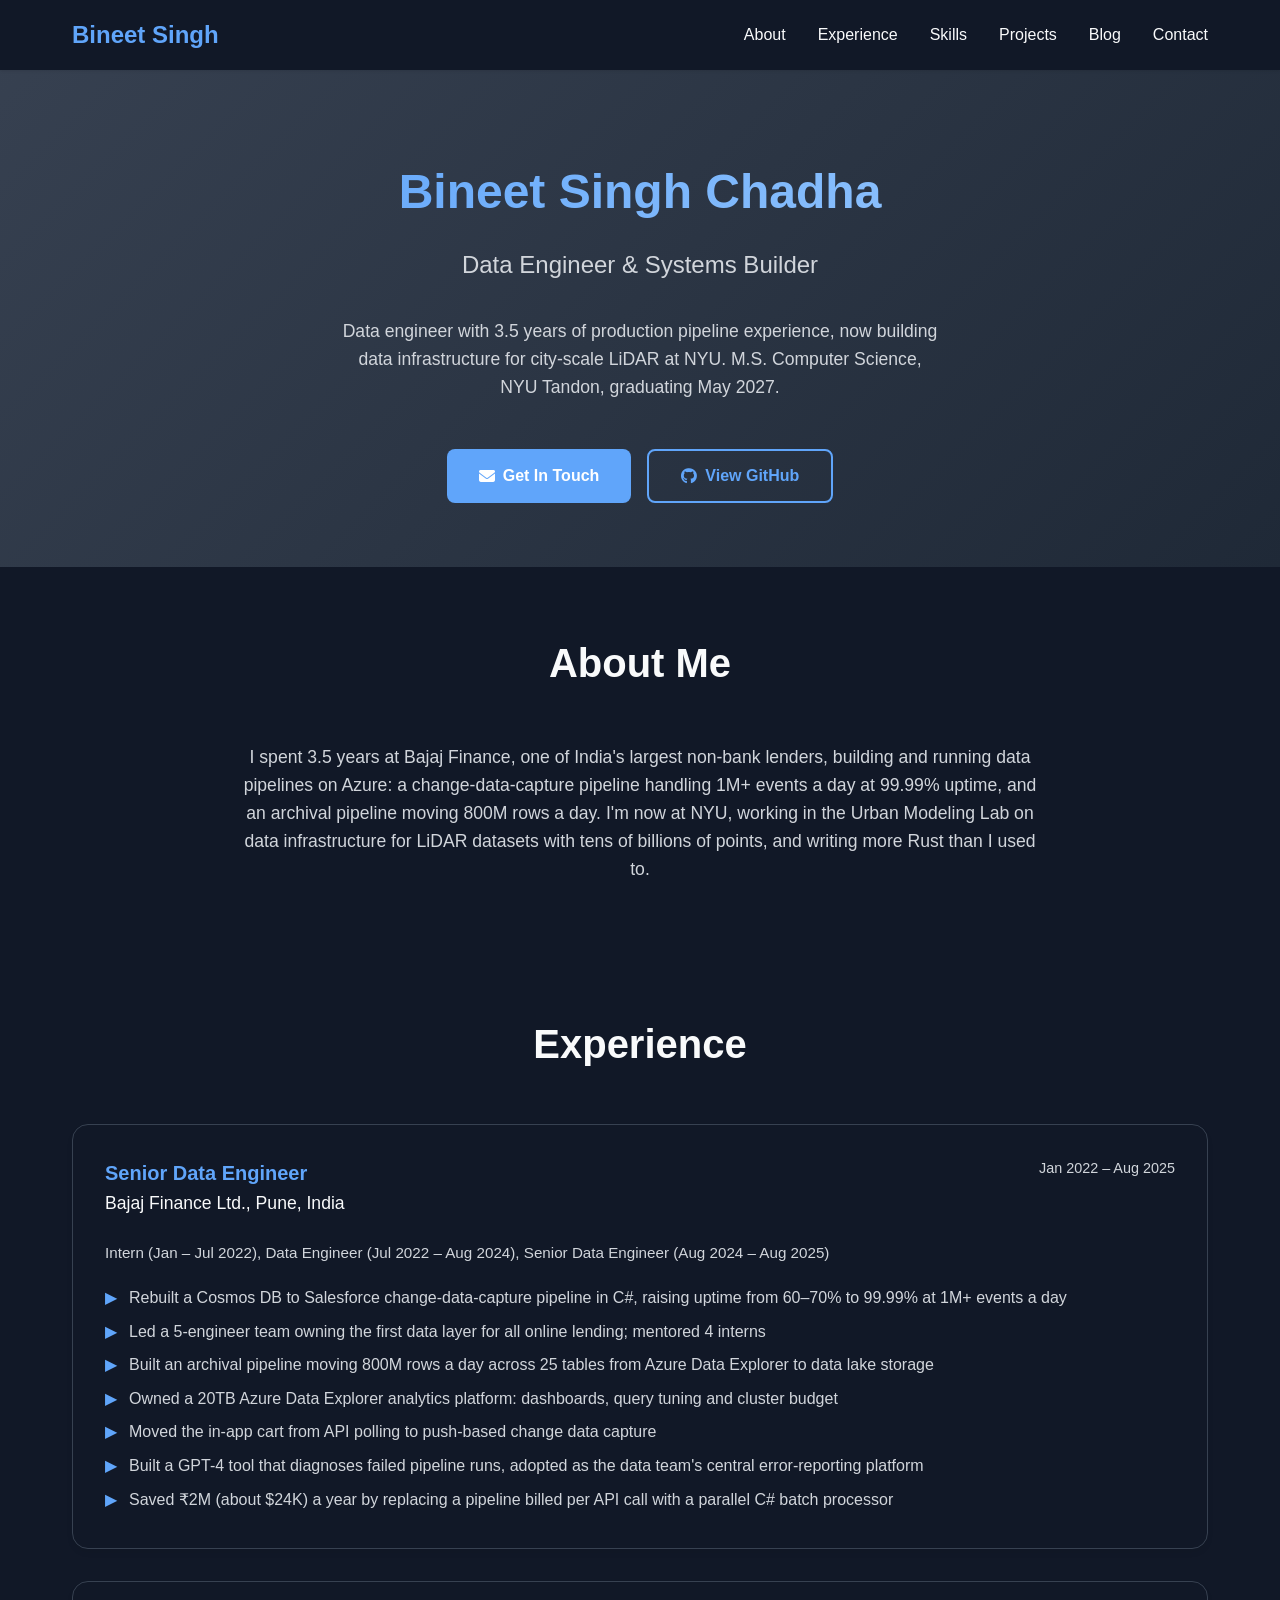
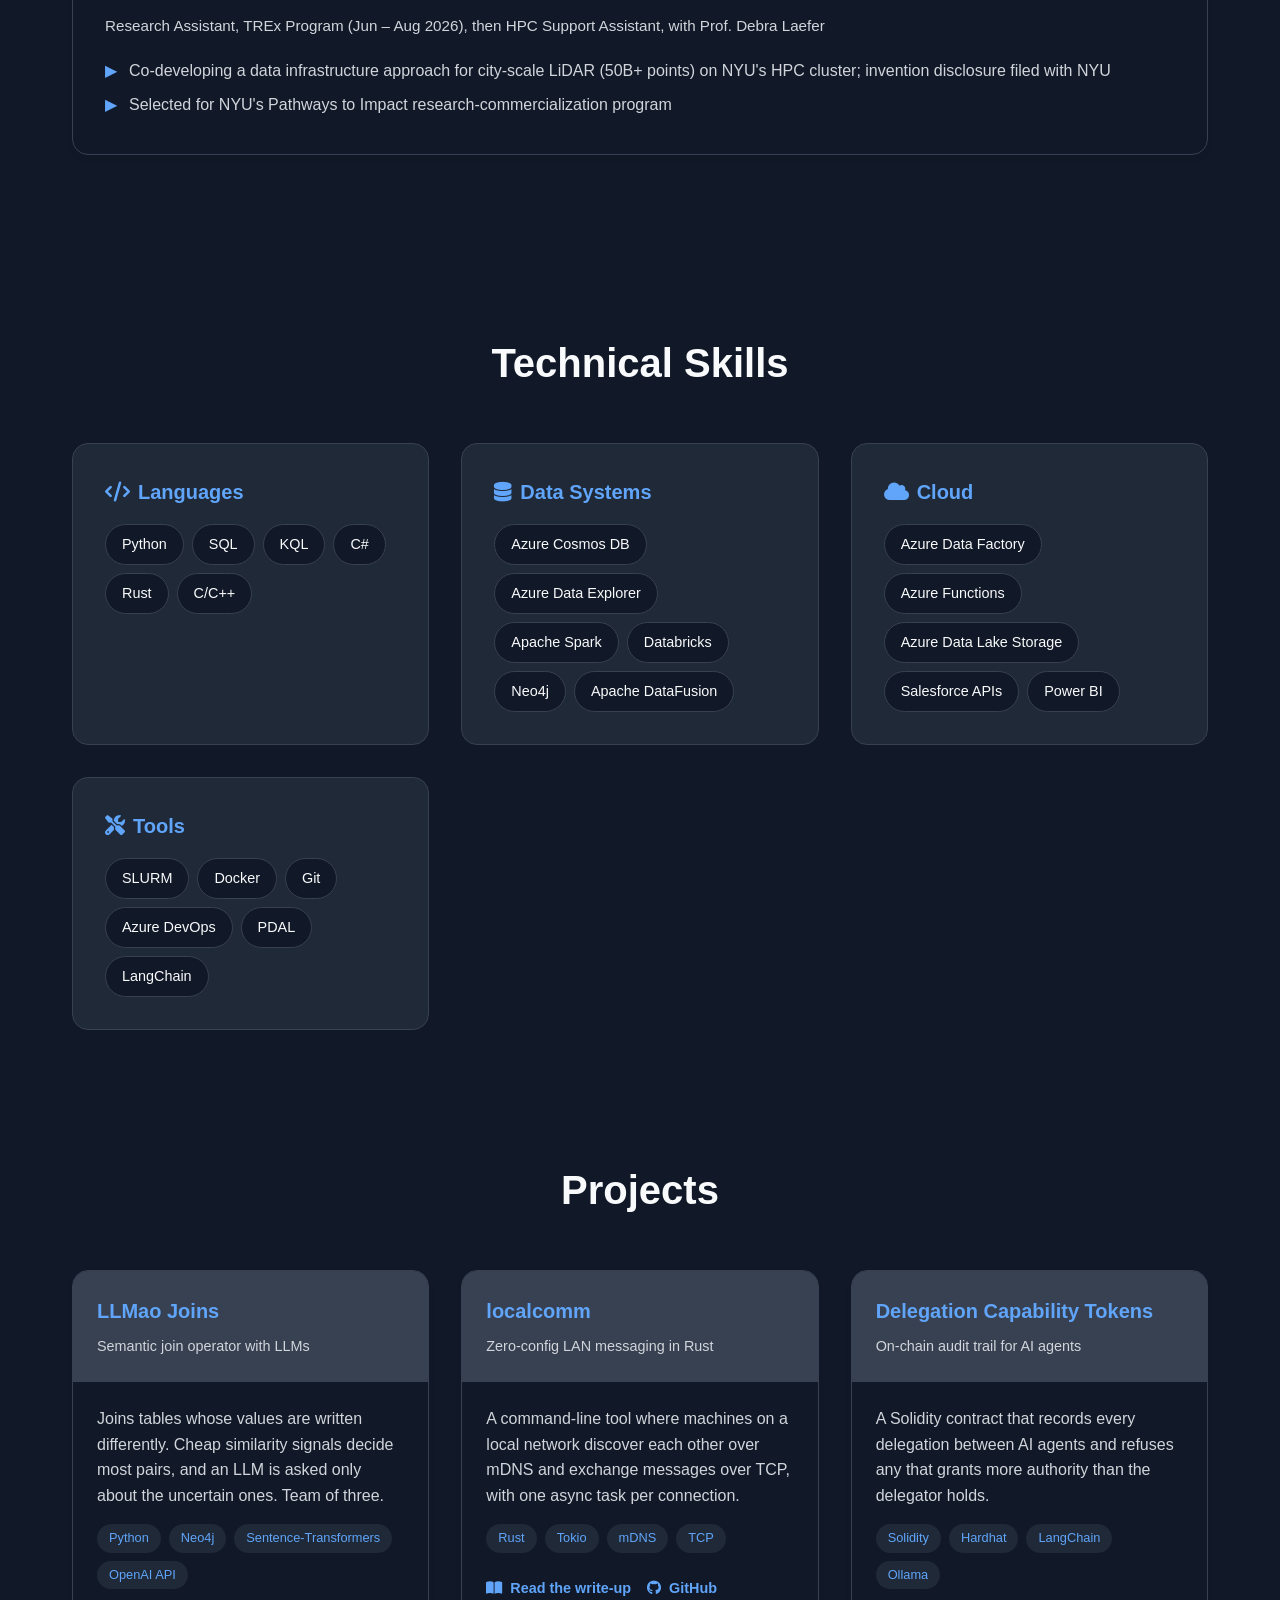
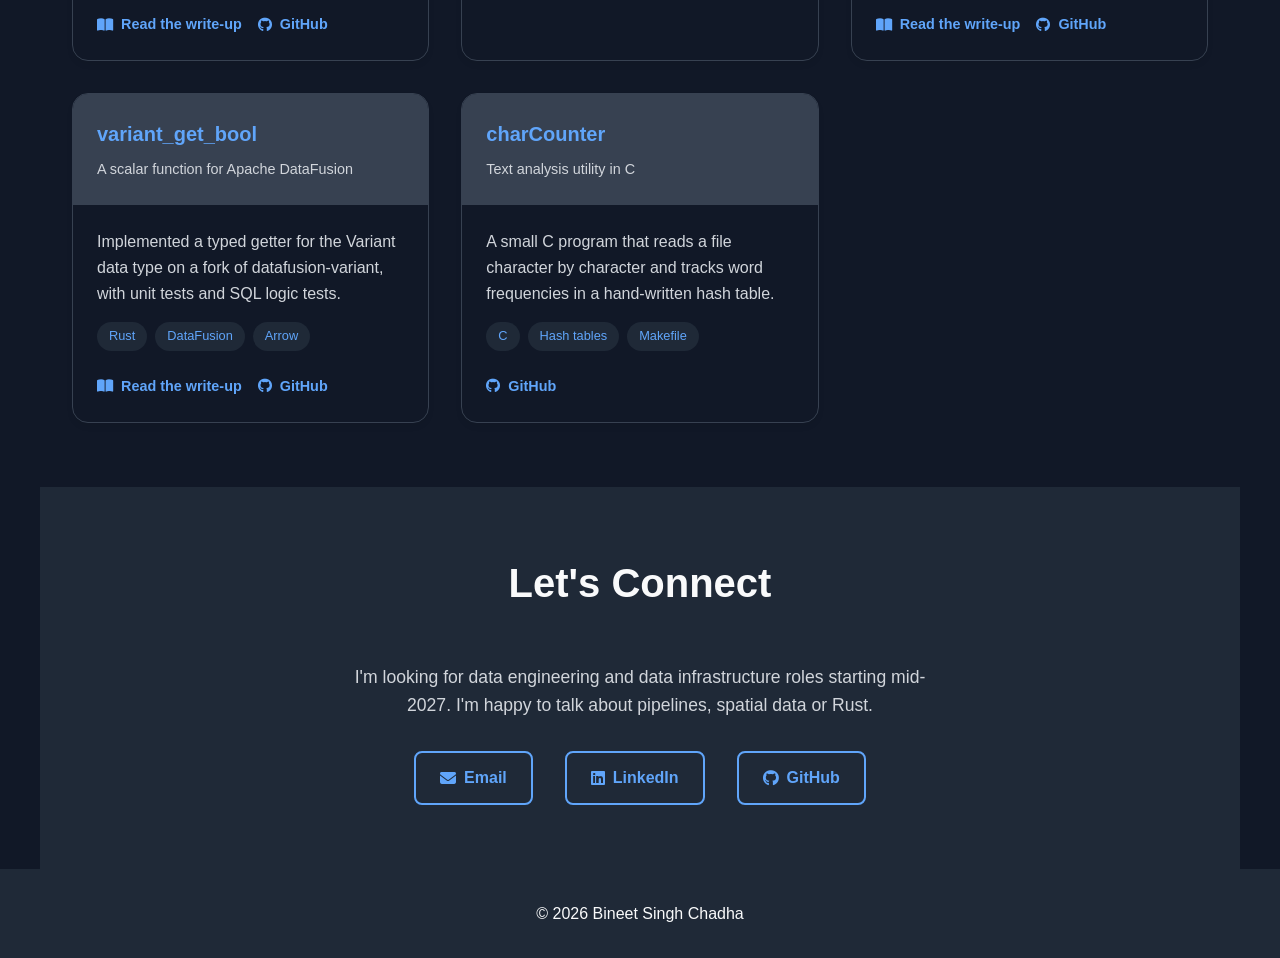
<file: index.html>
<!DOCTYPE html>
<html lang="en">
<head>
    <meta charset="UTF-8">
    <meta name="viewport" content="width=device-width, initial-scale=1.0">
    <!-- <meta name="description" content="Personal website of Bineet Singh Chadha, data engineer, and creator of projects."> -->
    <meta name="keywords" content="Bineet Singh Chadha, Data Engineer, Bineet, Chadha, Bineet Chadha, NYU, portfolio, GitHub, projects,azure, big data, ETL, data pipelines, cloud computing, machine learning">
    <meta name="author" content="Bineet Singh Chadha">
    <meta name="robots" content="index, follow">
    <title>Bineet Singh Chadha - Data Engineer & Systems Builder</title>
    
    <!-- <!-- Open Graph / Facebook -->
    <meta property="og:type" content="website">
    <meta property="og:url" content="https://bineetsinghchadha.github.io/">
    <meta property="og:title" content="Bineet Singh Chadha - Data Engineer & Systems Builder">
    <meta property="og:description" content="Data engineer with 3.5 years of production pipeline experience. M.S. Computer Science at NYU Tandon, May 2027.">
    <meta property="og:image" content="https://bineetsinghchadha.github.io/assets/profile-image.jpg"> -->

    <!-- Twitter -->
    <!-- <meta property="twitter:card" content="summary_large_image">
    <meta property="twitter:url" content="https://bineetsinghchadha.github.io/">
    <meta property="twitter:title" content="Bineet Singh Chadha - Data Engineer & Systems Builder">
    <meta property="twitter:description" content="Data engineer with 3.5 years of production pipeline experience. M.S. Computer Science at NYU Tandon, May 2027.">
    <meta property="twitter:image" content="https://bineetsinghchadha.github.io/assets/profile-image.jpg"> -->

    <!-- <!-- Favicon -->
    <!-- <link rel="icon" type="image/x-icon" href="/favicon.ico">
    <link rel="apple-touch-icon" sizes="180x180" href="/apple-touch-icon.png">
    <link rel="icon" type="image/png" sizes="32x32" href="/favicon-32x32.png">
    <link rel="icon" type="image/png" sizes="16x16" href="/favicon-16x16.png">
    <link rel="manifest" href="/site.webmanifest"> --> -->

    <meta name="description" content="Bineet Singh Chadha: data engineer with 3.5 years of production pipeline experience, now working on data infrastructure for city-scale LiDAR at NYU.">
    <link href="https://cdnjs.cloudflare.com/ajax/libs/font-awesome/6.4.0/css/all.min.css" rel="stylesheet">
    <style>
        :root {
            --primary-color: #60a5fa;
            --secondary-color: #3b82f6;
            --accent-color: #93c5fd;
            --text-primary: #f9fafb;
            --text-secondary: #d1d5db;
            --bg-primary: #111827;
            --bg-secondary: #1f2937;
            --bg-accent: #374151;
            --border-color: #374151;
        }

        * {
            margin: 0;
            padding: 0;
            box-sizing: border-box;
        }

        body {
            font-family: 'Inter', -apple-system, BlinkMacSystemFont, 'Segoe UI', Roboto, sans-serif;
            line-height: 1.6;
            color: var(--text-primary);
            background-color: var(--bg-primary);
        }

        /* Header & Navigation */
        .header {
            background: var(--bg-primary);
            box-shadow: 0 1px 3px rgba(0,0,0,0.1);
            position: fixed;
            width: 100%;
            top: 0;
            z-index: 1000;
        }

        .nav {
            max-width: 1200px;
            margin: 0 auto;
            padding: 1rem 2rem;
            display: flex;
            justify-content: space-between;
            align-items: center;
        }

        .logo {
            font-size: 1.5rem;
            font-weight: 700;
            color: var(--primary-color);
            text-decoration: none;
        }

        .nav-links {
            display: flex;
            list-style: none;
            gap: 2rem;
        }

        .nav-links a {
            color: var(--text-primary);
            text-decoration: none;
            font-weight: 500;
            transition: color 0.3s;
        }

        .nav-links a:hover {
            color: var(--primary-color);
        }

        /* Hero Section */
        .hero {
            background: linear-gradient(135deg, var(--bg-accent) 0%, var(--bg-secondary) 100%);
            padding: 8rem 2rem 4rem;
            text-align: center;
        }

        .hero-content {
            max-width: 800px;
            margin: 0 auto;
        }

        .hero h1 {
            font-size: 3rem;
            font-weight: 800;
            margin-bottom: 1rem;
            background: linear-gradient(135deg, var(--primary-color), var(--accent-color));
            -webkit-background-clip: text;
            -webkit-text-fill-color: transparent;
            background-clip: text;
        }

        .hero-subtitle {
            font-size: 1.5rem;
            color: var(--text-secondary);
            margin-bottom: 2rem;
            font-weight: 400;
        }

        .hero-description {
            font-size: 1.1rem;
            color: var(--text-secondary);
            margin-bottom: 3rem;
            max-width: 600px;
            margin-left: auto;
            margin-right: auto;
        }

        .cta-buttons {
            display: flex;
            gap: 1rem;
            justify-content: center;
            flex-wrap: wrap;
        }

        .btn {
            padding: 0.75rem 2rem;
            border: none;
            border-radius: 0.5rem;
            font-weight: 600;
            text-decoration: none;
            display: inline-flex;
            align-items: center;
            gap: 0.5rem;
            transition: all 0.3s;
            cursor: pointer;
        }

        .btn-primary {
            background: var(--primary-color);
            color: white;
        }

        .btn-primary:hover {
            background: var(--secondary-color);
            transform: translateY(-2px);
        }

        .btn-secondary {
            background: transparent;
            color: var(--primary-color);
            border: 2px solid var(--primary-color);
        }

        .btn-secondary:hover {
            background: var(--primary-color);
            color: white;
        }

        /* Section Styles */
        .section {
            padding: 4rem 2rem;
            max-width: 1200px;
            margin: 0 auto;
        }

        .section h2 {
            font-size: 2.5rem;
            font-weight: 700;
            text-align: center;
            margin-bottom: 3rem;
            color: var(--text-primary);
        }

        /* Experience Cards */
        .experience-grid {
            display: grid;
            gap: 2rem;
            margin-bottom: 3rem;
        }

        .experience-card {
            background: var(--bg-primary);
            border: 1px solid var(--border-color);
            border-radius: 1rem;
            padding: 2rem;
            box-shadow: 0 4px 6px rgba(0,0,0,0.05);
            transition: all 0.3s;
        }

        .experience-card:hover {
            transform: translateY(-5px);
            box-shadow: 0 20px 25px rgba(0,0,0,0.1);
        }

        .experience-header {
            display: flex;
            justify-content: space-between;
            align-items: flex-start;
            margin-bottom: 1rem;
        }

        .experience-title {
            font-size: 1.25rem;
            font-weight: 700;
            color: var(--primary-color);
        }

        .experience-company {
            font-size: 1.1rem;
            color: var(--text-primary);
            margin-bottom: 0.5rem;
        }

        .experience-duration {
            color: var(--text-secondary);
            font-size: 0.9rem;
            white-space: nowrap;
        }

        .experience-achievements {
            list-style: none;
            margin-top: 1rem;
        }

        .experience-achievements li {
            padding: 0.25rem 0;
            padding-left: 1.5rem;
            position: relative;
            color: var(--text-secondary);
        }

        .experience-achievements li::before {
            content: "▶";
            position: absolute;
            left: 0;
            color: var(--primary-color);
        }

        /* Skills Grid */
        .skills-grid {
            display: grid;
            grid-template-columns: repeat(auto-fit, minmax(min(300px, 100%), 1fr));
            gap: 2rem;
            margin-top: 3rem;
        }

        .skill-category {
            background: var(--bg-secondary);
            padding: 2rem;
            border-radius: 1rem;
            border: 1px solid var(--border-color);
        }

        .skill-category h3 {
            font-size: 1.25rem;
            font-weight: 700;
            color: var(--primary-color);
            margin-bottom: 1rem;
            display: flex;
            align-items: center;
            gap: 0.5rem;
        }

        .skill-tags {
            display: flex;
            flex-wrap: wrap;
            gap: 0.5rem;
        }

        .skill-tag {
            background: var(--bg-primary);
            color: var(--text-primary);
            padding: 0.5rem 1rem;
            border-radius: 2rem;
            font-size: 0.9rem;
            border: 1px solid var(--border-color);
        }

        /* Projects Grid */
        .projects-grid {
            display: grid;
            grid-template-columns: repeat(auto-fit, minmax(min(350px, 100%), 1fr));
            gap: 2rem;
        }

        .project-card {
            background: var(--bg-primary);
            border: 1px solid var(--border-color);
            border-radius: 1rem;
            overflow: hidden;
            box-shadow: 0 4px 6px rgba(0,0,0,0.05);
            transition: all 0.3s;
        }

        .project-card:hover {
            transform: translateY(-5px);
            box-shadow: 0 20px 25px rgba(0,0,0,0.1);
        }

        .project-header {
            padding: 1.5rem;
            background: var(--bg-accent);
        }

        .project-title {
            font-size: 1.25rem;
            font-weight: 700;
            color: var(--primary-color);
            margin-bottom: 0.5rem;
        }

        .project-subtitle {
            color: var(--text-secondary);
            font-size: 0.9rem;
        }

        .project-content {
            padding: 1.5rem;
        }

        .project-description {
            color: var(--text-secondary);
            margin-bottom: 1rem;
            line-height: 1.6;
        }

        .project-tech {
            display: flex;
            flex-wrap: wrap;
            gap: 0.5rem;
            margin-bottom: 1.5rem;
        }

        .tech-tag {
            background: var(--bg-secondary);
            color: var(--primary-color);
            padding: 0.25rem 0.75rem;
            border-radius: 1rem;
            font-size: 0.8rem;
            font-weight: 500;
        }

        .project-links {
            display: flex;
            gap: 1rem;
        }

        .project-link {
            color: var(--primary-color);
            text-decoration: none;
            font-weight: 600;
            font-size: 0.9rem;
            display: flex;
            align-items: center;
            gap: 0.5rem;
        }

        .project-link:hover {
            text-decoration: underline;
        }

        /* Contact Section */
        .contact {
            background: var(--bg-secondary);
            text-align: center;
        }

        .contact-content {
            max-width: 600px;
            margin: 0 auto;
        }

        .contact-description {
            font-size: 1.1rem;
            color: var(--text-secondary);
            margin-bottom: 2rem;
        }

        .contact-links {
            display: flex;
            justify-content: center;
            gap: 2rem;
            flex-wrap: wrap;
        }

        .contact-link {
            color: var(--primary-color);
            text-decoration: none;
            font-weight: 600;
            display: flex;
            align-items: center;
            gap: 0.5rem;
            padding: 0.75rem 1.5rem;
            border: 2px solid var(--primary-color);
            border-radius: 0.5rem;
            transition: all 0.3s;
        }

        .contact-link:hover {
            background: var(--primary-color);
            color: white;
        }

        /* Footer */
        .footer {
            background: var(--bg-secondary);
            color: var(--text-primary);
            text-align: center;
            padding: 2rem;
        }

        /* Responsive Design */
        @media (max-width: 768px) {
            .nav {
                flex-direction: column;
                gap: 1rem;
                padding: 1rem;
            }

            .nav-links {
                gap: 1rem;
            }

            .hero h1 {
                font-size: 2rem;
            }

            .hero-subtitle {
                font-size: 1.25rem;
            }

            .cta-buttons {
                flex-direction: column;
                align-items: center;
            }

            .experience-header {
                flex-direction: column;
                align-items: flex-start;
                gap: 0.5rem;
            }

            .contact-links {
                flex-direction: column;
                align-items: center;
            }
        }

        /* Smooth scrolling */
        html {
            scroll-behavior: smooth;
        }

        /* Loading animation */
        .fade-in {
            opacity: 0;
            transform: translateY(30px);
            transition: all 0.6s ease;
        }

        .fade-in.visible {
            opacity: 1;
            transform: translateY(0);
        }
    </style>
</head>
<body>
    <!-- Header -->
    <header class="header">
        <nav class="nav">
            <a href="index.html" class="logo">Bineet Singh</a>
            <ul class="nav-links">
                <li><a href="#about">About</a></li>
                <li><a href="#experience">Experience</a></li>
                <li><a href="#skills">Skills</a></li>
                <li><a href="#projects">Projects</a></li>
                <li><a href="blog/index.html">Blog</a></li>
                <li><a href="#contact">Contact</a></li>
            </ul>
        </nav>
    </header>

    <!-- Hero Section -->
    <section class="hero">
        <div class="hero-content">
            <h1>Bineet Singh Chadha</h1>
            <p class="hero-subtitle">Data Engineer & Systems Builder</p>
            <p class="hero-description">
                Data engineer with 3.5 years of production pipeline experience, now building data infrastructure for city-scale LiDAR at NYU. M.S. Computer Science, NYU Tandon, graduating May 2027.
            </p>
            <div class="cta-buttons">
                <a href="#contact" class="btn btn-primary">
                    <i class="fas fa-envelope"></i>
                    Get In Touch
                </a>
                <a href="https://github.com/bineetsinghchadha" class="btn btn-secondary" target="_blank">
                    <i class="fab fa-github"></i>
                    View GitHub
                </a>
            </div>
        </div>
    </section>

    <!-- About Section -->
    <section id="about" class="section">
        <h2>About Me</h2>
        <div class="fade-in">
            <p style="font-size: 1.1rem; color: var(--text-secondary); text-align: center; max-width: 800px; margin: 0 auto;">
                I spent 3.5 years at Bajaj Finance, one of India's largest non-bank lenders, building and running data pipelines on Azure: a change-data-capture pipeline handling 1M+ events a day at 99.99% uptime, and an archival pipeline moving 800M rows a day.
                I'm now at NYU, working in the Urban Modeling Lab on data infrastructure for LiDAR datasets with tens of billions of points, and writing more Rust than I used to.
            </p>
        </div>
    </section>

    <!-- Experience Section -->
    <section id="experience" class="section">
        <h2>Experience</h2>
        <div class="experience-grid">
            <div class="experience-card fade-in">
                <div class="experience-header">
                    <div>
                        <div class="experience-title">Senior Data Engineer</div>
                        <div class="experience-company">Bajaj Finance Ltd., Pune, India</div>
                    </div>
                    <div class="experience-duration">Jan 2022 – Aug 2025</div>
                </div>
                <p style="color: var(--text-secondary); font-size: 0.95rem;">Intern (Jan – Jul 2022), Data Engineer (Jul 2022 – Aug 2024), Senior Data Engineer (Aug 2024 – Aug 2025)</p>
                <ul class="experience-achievements">
                    <li>Rebuilt a Cosmos DB to Salesforce change-data-capture pipeline in C#, raising uptime from 60–70% to 99.99% at 1M+ events a day</li>
                    <li>Led a 5-engineer team owning the first data layer for all online lending; mentored 4 interns</li>
                    <li>Built an archival pipeline moving 800M rows a day across 25 tables from Azure Data Explorer to data lake storage</li>
                    <li>Owned a 20TB Azure Data Explorer analytics platform: dashboards, query tuning and cluster budget</li>
                    <li>Moved the in-app cart from API polling to push-based change data capture</li>
                    <li>Built a GPT-4 tool that diagnoses failed pipeline runs, adopted as the data team's central error-reporting platform</li>
                    <li>Saved ₹2M (about $24K) a year by replacing a pipeline billed per API call with a parallel C# batch processor</li>
                </ul>
            </div>

            <div class="experience-card fade-in">
                <!-- <div class="experience-header">
                    <div>
                        <div class="experience-title">HPC Support Assistant, Urban Modeling Lab</div>
                        <div class="experience-company">NYU Tandon School of Engineering, New York</div>
                    </div>
                    <div class="experience-duration">Jun 2026 – Present</div>
                </div> -->
                <p style="color: var(--text-secondary); font-size: 0.95rem;">Research Assistant, TREx Program (Jun – Aug 2026), then HPC Support Assistant, with Prof. Debra Laefer</p>
                <ul class="experience-achievements">
                    <li>Co-developing a data infrastructure approach for city-scale LiDAR (50B+ points) on NYU's HPC cluster; invention disclosure filed with NYU</li>
                    <li>Selected for NYU's Pathways to Impact research-commercialization program</li>
                </ul>
            </div>
        </div>
    </section>

    <!-- Skills Section -->
    <section id="skills" class="section">
        <h2>Technical Skills</h2>
        <div class="skills-grid">
            <div class="skill-category fade-in">
                <h3><i class="fas fa-code"></i> Languages</h3>
                <div class="skill-tags">
                    <span class="skill-tag">Python</span>
                    <span class="skill-tag">SQL</span>
                    <span class="skill-tag">KQL</span>
                    <span class="skill-tag">C#</span>
                    <span class="skill-tag">Rust</span>
                    <span class="skill-tag">C/C++</span>
                </div>
            </div>

            <div class="skill-category fade-in">
                <h3><i class="fas fa-database"></i> Data Systems</h3>
                <div class="skill-tags">
                    <span class="skill-tag">Azure Cosmos DB</span>
                    <span class="skill-tag">Azure Data Explorer</span>
                    <span class="skill-tag">Apache Spark</span>
                    <span class="skill-tag">Databricks</span>
                    <span class="skill-tag">Neo4j</span>
                    <span class="skill-tag">Apache DataFusion</span>
                </div>
            </div>

            <div class="skill-category fade-in">
                <h3><i class="fas fa-cloud"></i> Cloud</h3>
                <div class="skill-tags">
                    <span class="skill-tag">Azure Data Factory</span>
                    <span class="skill-tag">Azure Functions</span>
                    <span class="skill-tag">Azure Data Lake Storage</span>
                    <span class="skill-tag">Salesforce APIs</span>
                    <span class="skill-tag">Power BI</span>
                </div>
            </div>

            <div class="skill-category fade-in">
                <h3><i class="fas fa-tools"></i> Tools</h3>
                <div class="skill-tags">
                    <span class="skill-tag">SLURM</span>
                    <span class="skill-tag">Docker</span>
                    <span class="skill-tag">Git</span>
                    <span class="skill-tag">Azure DevOps</span>
                    <span class="skill-tag">PDAL</span>
                    <span class="skill-tag">LangChain</span>
                </div>
            </div>
        </div>
    </section>

    <!-- Projects Section -->
    <section id="projects" class="section">
        <h2>Projects</h2>
        <div class="projects-grid">
            <div class="project-card fade-in">
                <div class="project-header">
                    <div class="project-title">LLMao Joins</div>
                    <div class="project-subtitle">Semantic join operator with LLMs</div>
                </div>
                <div class="project-content">
                    <p class="project-description">
                        Joins tables whose values are written differently. Cheap similarity signals decide most pairs, and an LLM is asked only about the uncertain ones. Team of three.
                    </p>
                    <div class="project-tech">
                        <span class="tech-tag">Python</span>
                        <span class="tech-tag">Neo4j</span>
                        <span class="tech-tag">Sentence-Transformers</span>
                        <span class="tech-tag">OpenAI API</span>
                    </div>
                    <div class="project-links">
                        <a href="blog/llmao-joins.html" class="project-link">
                            <i class="fas fa-book-open"></i>
                            Read the write-up
                        </a>
                        <a href="https://github.com/bineetsinghchadha/llmao-joins" class="project-link" target="_blank" rel="noopener">
                            <i class="fab fa-github"></i>
                            GitHub
                        </a>
                    </div>
                </div>
            </div>

            <div class="project-card fade-in">
                <div class="project-header">
                    <div class="project-title">localcomm</div>
                    <div class="project-subtitle">Zero-config LAN messaging in Rust</div>
                </div>
                <div class="project-content">
                    <p class="project-description">
                        A command-line tool where machines on a local network discover each other over mDNS and exchange messages over TCP, with one async task per connection.
                    </p>
                    <div class="project-tech">
                        <span class="tech-tag">Rust</span>
                        <span class="tech-tag">Tokio</span>
                        <span class="tech-tag">mDNS</span>
                        <span class="tech-tag">TCP</span>
                    </div>
                    <div class="project-links">
                        <a href="blog/localcomm.html" class="project-link">
                            <i class="fas fa-book-open"></i>
                            Read the write-up
                        </a>
                        <a href="https://github.com/bineetsinghchadha/localcomm" class="project-link" target="_blank" rel="noopener">
                            <i class="fab fa-github"></i>
                            GitHub
                        </a>
                    </div>
                </div>
            </div>

            <div class="project-card fade-in">
                <div class="project-header">
                    <div class="project-title">Delegation Capability Tokens</div>
                    <div class="project-subtitle">On-chain audit trail for AI agents</div>
                </div>
                <div class="project-content">
                    <p class="project-description">
                        A Solidity contract that records every delegation between AI agents and refuses any that grants more authority than the delegator holds.
                    </p>
                    <div class="project-tech">
                        <span class="tech-tag">Solidity</span>
                        <span class="tech-tag">Hardhat</span>
                        <span class="tech-tag">LangChain</span>
                        <span class="tech-tag">Ollama</span>
                    </div>
                    <div class="project-links">
                        <a href="blog/dct.html" class="project-link">
                            <i class="fas fa-book-open"></i>
                            Read the write-up
                        </a>
                        <a href="https://github.com/bineetsinghchadha/DCT-Project" class="project-link" target="_blank" rel="noopener">
                            <i class="fab fa-github"></i>
                            GitHub
                        </a>
                    </div>
                </div>
            </div>

            <div class="project-card fade-in">
                <div class="project-header">
                    <div class="project-title">variant_get_bool</div>
                    <div class="project-subtitle">A scalar function for Apache DataFusion</div>
                </div>
                <div class="project-content">
                    <p class="project-description">
                        Implemented a typed getter for the Variant data type on a fork of datafusion-variant, with unit tests and SQL logic tests.
                    </p>
                    <div class="project-tech">
                        <span class="tech-tag">Rust</span>
                        <span class="tech-tag">DataFusion</span>
                        <span class="tech-tag">Arrow</span>
                    </div>
                    <div class="project-links">
                        <a href="blog/datafusion-variant.html" class="project-link">
                            <i class="fas fa-book-open"></i>
                            Read the write-up
                        </a>
                        <a href="https://github.com/bineetsinghchadha/datafusion-variant/tree/variant_get_bool_impl" class="project-link" target="_blank" rel="noopener">
                            <i class="fab fa-github"></i>
                            GitHub
                        </a>
                    </div>
                </div>
            </div>

            <div class="project-card fade-in">
                <div class="project-header">
                    <div class="project-title">charCounter</div>
                    <div class="project-subtitle">Text analysis utility in C</div>
                </div>
                <div class="project-content">
                    <p class="project-description">
                        A small C program that reads a file character by character and tracks word frequencies in a hand-written hash table.
                    </p>
                    <div class="project-tech">
                        <span class="tech-tag">C</span>
                        <span class="tech-tag">Hash tables</span>
                        <span class="tech-tag">Makefile</span>
                    </div>
                    <div class="project-links">
                        <a href="https://github.com/bineetsinghchadha/charCounter" class="project-link" target="_blank" rel="noopener">
                            <i class="fab fa-github"></i>
                            GitHub
                        </a>
                    </div>
                </div>
            </div>
        </div>
    </section>

    <!-- Contact Section -->
    <section id="contact" class="section contact">
        <h2>Let's Connect</h2>
        <div class="contact-content">
            <p class="contact-description">
                I'm looking for data engineering and data infrastructure roles starting mid-2027. I'm happy to talk about pipelines, spatial data or Rust.
            </p>
            <div class="contact-links">
                <a href="mailto:bineet.chadha@gmail.com" class="contact-link">
                    <i class="fas fa-envelope"></i>
                    Email
                </a>
                <a href="https://www.linkedin.com/in/bineet-singh-chadha" class="contact-link" target="_blank">
                    <i class="fab fa-linkedin"></i>
                    LinkedIn
                </a>
                <a href="https://github.com/bineetsinghchadha" class="contact-link" target="_blank">
                    <i class="fab fa-github"></i>
                    GitHub
                </a>
                <!-- <a href="tel:+164694426" class="contact-link">
                    <i class="fas fa-phone"></i>
                    Call
                </a> -->
            </div>
        </div>
    </section>

    <!-- Footer -->
    <footer class="footer">
        <p>&copy; 2026 Bineet Singh Chadha</p>
    </footer>
<!-- Structured Data (JSON-LD) for SEO -->
    <script type="application/ld+json">
    {
        "@context": "https://schema.org",
        "@type": "Person",
        "name": "Bineet Singh Chadha",
        "jobTitle": "Data Engineer",
        "description": "Data Engineer specializing in large-scale data systems, cloud architecture, and building innovative data tools",
        "url": "https://bineetsinghchadha.github.io/",
        "sameAs": [
            "https://www.linkedin.com/in/bineet-singh-chadha",
            "https://github.com/bineetsinghchadha"
        ],
        "address": {
            "@type": "PostalAddress",
            "addressLocality": "New York",
            "addressRegion": "NY",
            "addressCountry": "US"
        },
        "alumniOf": [
            {
                "@type": "EducationalOrganization",
                "name": "New York University Tandon School of Engineering",
                "url": "https://engineering.nyu.edu/"
            },
            {
                "@type": "EducationalOrganization", 
                "name": "Thapar University",
                "url": "https://www.thapar.edu/"
            }
        ],
        "worksFor": {
            "@type": "Organization",
            "name": "New York University",
            "url": "https://www.nyu.edu/"
        },
        "knowsAbout": [
            "Data Engineering",
            "Cloud Computing",
            "Azure",
            "Big Data",
            "ETL Pipelines",
            "Machine Learning",
            "Database Systems",
            "Distributed Systems",
            "C#",
            "Python",
            "Apache Spark",
            "Data Analytics"
        ],
        "hasOccupation": {
            "@type": "Occupation",
            "name": "Data Engineer",
            "occupationLocation": {
                "@type": "City",
                "name": "New York"
            },
            "skills": "Data Engineering, Cloud Architecture, ETL Pipelines, Big Data Processing"
        },
        "contactPoint": {
            "@type": "ContactPoint",
            "contactType": "professional",
            "email": "bineet.chadha@gmail.com",
            "url": "https://bineetsinghchadha.github.io/"
        }
    }
    </script>

    <!-- Website Schema -->
    <script type="application/ld+json">
    {
        "@context": "https://schema.org",
        "@type": "WebSite",
        "name": "Bineet Singh Chadha - Portfolio",
        "url": "https://bineetsinghchadha.github.io/",
        "description": "Portfolio and project write-ups of Bineet Singh Chadha, data engineer",
        "author": {
            "@type": "Person",
            "name": "Bineet Singh Chadha"
        },
        "inLanguage": "en-US"
    }
    </script>

    <script>
        // Smooth scrolling for navigation links
        document.querySelectorAll('a[href^="#"]').forEach(anchor => {
            anchor.addEventListener('click', function (e) {
                e.preventDefault();
                const target = document.querySelector(this.getAttribute('href'));
                if (target) {
                    const offsetTop = target.offsetTop - 80; // Account for fixed header
                    window.scrollTo({
                        top: offsetTop,
                        behavior: 'smooth'
                    });
                }
            });
        });

        // Fade in animation on scroll
        const observerOptions = {
            threshold: 0.1,
            rootMargin: '0px 0px -50px 0px'
        };

        const observer = new IntersectionObserver((entries) => {
            entries.forEach(entry => {
                if (entry.isIntersecting) {
                    entry.target.classList.add('visible');
                }
            });
        }, observerOptions);

        // Observe all fade-in elements
        document.querySelectorAll('.fade-in').forEach(el => {
            observer.observe(el);
        });

        // Active navigation highlighting
        window.addEventListener('scroll', () => {
            const sections = document.querySelectorAll('section[id]');
            const navLinks = document.querySelectorAll('.nav-links a[href^="#"]');
            
            let current = '';
            sections.forEach(section => {
                const sectionTop = section.offsetTop - 100;
                const sectionHeight = section.clientHeight;
                if (scrollY >= sectionTop && scrollY < sectionTop + sectionHeight) {
                    current = section.getAttribute('id');
                }
            });

            navLinks.forEach(link => {
                link.style.color = '';
                if (link.getAttribute('href') === `#${current}`) {
                    link.style.color = 'var(--primary-color)';
                }
            });
        });

        // Mobile menu toggle (if needed in future)
        // Add mobile hamburger menu functionality here if required

        // Preload critical resources
        const preloadLinks = [
            'https://cdnjs.cloudflare.com/ajax/libs/font-awesome/6.4.0/css/all.min.css'
        ];

        preloadLinks.forEach(href => {
            const link = document.createElement('link');
            link.rel = 'preload';
            link.as = 'style';
            link.href = href;
            document.head.appendChild(link);
        });
    </script>
    <script data-goatcounter="https://bineet.goatcounter.com/count"
        async src="//gc.zgo.at/count.js"></script>
</body>
</html>
</file>
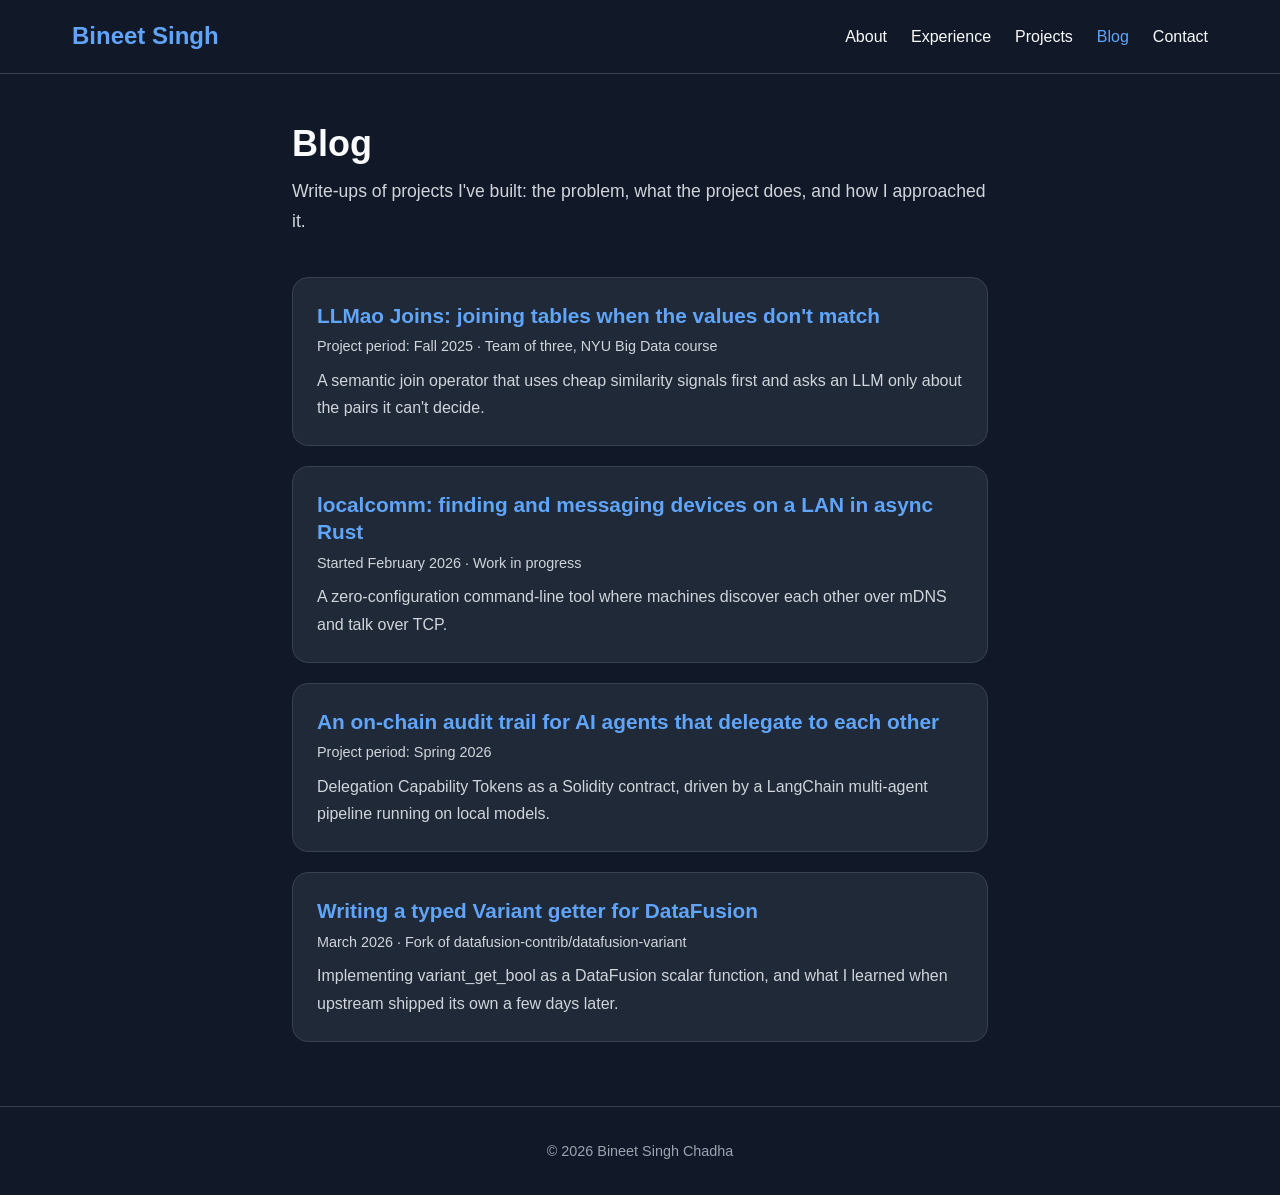
<file: blog/index.html>
<!DOCTYPE html>
<html lang="en">
<head>
    <meta charset="UTF-8">
    <meta name="viewport" content="width=device-width, initial-scale=1.0">
    <meta name="author" content="Bineet Singh Chadha">
    <meta name="description" content="Project write-ups by Bineet Singh Chadha.">
    <title>Blog | Bineet Singh Chadha</title>
    <link rel="stylesheet" href="blog.css">
</head>
<body>
    <header class="header">
        <nav class="nav">
            <a href="../index.html" class="logo">Bineet Singh</a>
            <ul class="nav-links">
                <li><a href="../index.html#about">About</a></li>
                <li><a href="../index.html#experience">Experience</a></li>
                <li><a href="../index.html#projects">Projects</a></li>
                <li><a href="index.html" aria-current="page">Blog</a></li>
                <li><a href="../index.html#contact">Contact</a></li>
            </ul>
        </nav>
    </header>
    <main class="page">
        <h1 class="page-title">Blog</h1>
        <p class="page-intro">Write-ups of projects I've built: the problem, what the project does, and how I approached it.</p>
        <ul class="post-list">
            <li>
                <a class="post-card" href="llmao-joins.html">
                    <h2>LLMao Joins: joining tables when the values don't match</h2>
                    <p class="post-meta">Project period: Fall 2025 &middot; Team of three, NYU Big Data course</p>
                    <p>A semantic join operator that uses cheap similarity signals first and asks an LLM only about the pairs it can't decide.</p>
                </a>
            </li>
            <li>
                <a class="post-card" href="localcomm.html">
                    <h2>localcomm: finding and messaging devices on a LAN in async Rust</h2>
                    <p class="post-meta">Started February 2026 &middot; Work in progress</p>
                    <p>A zero-configuration command-line tool where machines discover each other over mDNS and talk over TCP.</p>
                </a>
            </li>
            <li>
                <a class="post-card" href="dct.html">
                    <h2>An on-chain audit trail for AI agents that delegate to each other</h2>
                    <p class="post-meta">Project period: Spring 2026</p>
                    <p>Delegation Capability Tokens as a Solidity contract, driven by a LangChain multi-agent pipeline running on local models.</p>
                </a>
            </li>
            <li>
                <a class="post-card" href="datafusion-variant.html">
                    <h2>Writing a typed Variant getter for DataFusion</h2>
                    <p class="post-meta">March 2026 &middot; Fork of datafusion-contrib/datafusion-variant</p>
                    <p>Implementing variant_get_bool as a DataFusion scalar function, and what I learned when upstream shipped its own a few days later.</p>
                </a>
            </li>
        </ul>
    </main>
    <footer class="footer">
        <p>&copy; 2026 Bineet Singh Chadha</p>
    </footer>
    <script data-goatcounter="https://bineet.goatcounter.com/count"
        async src="//gc.zgo.at/count.js"></script>
</body>
</html>
</file>
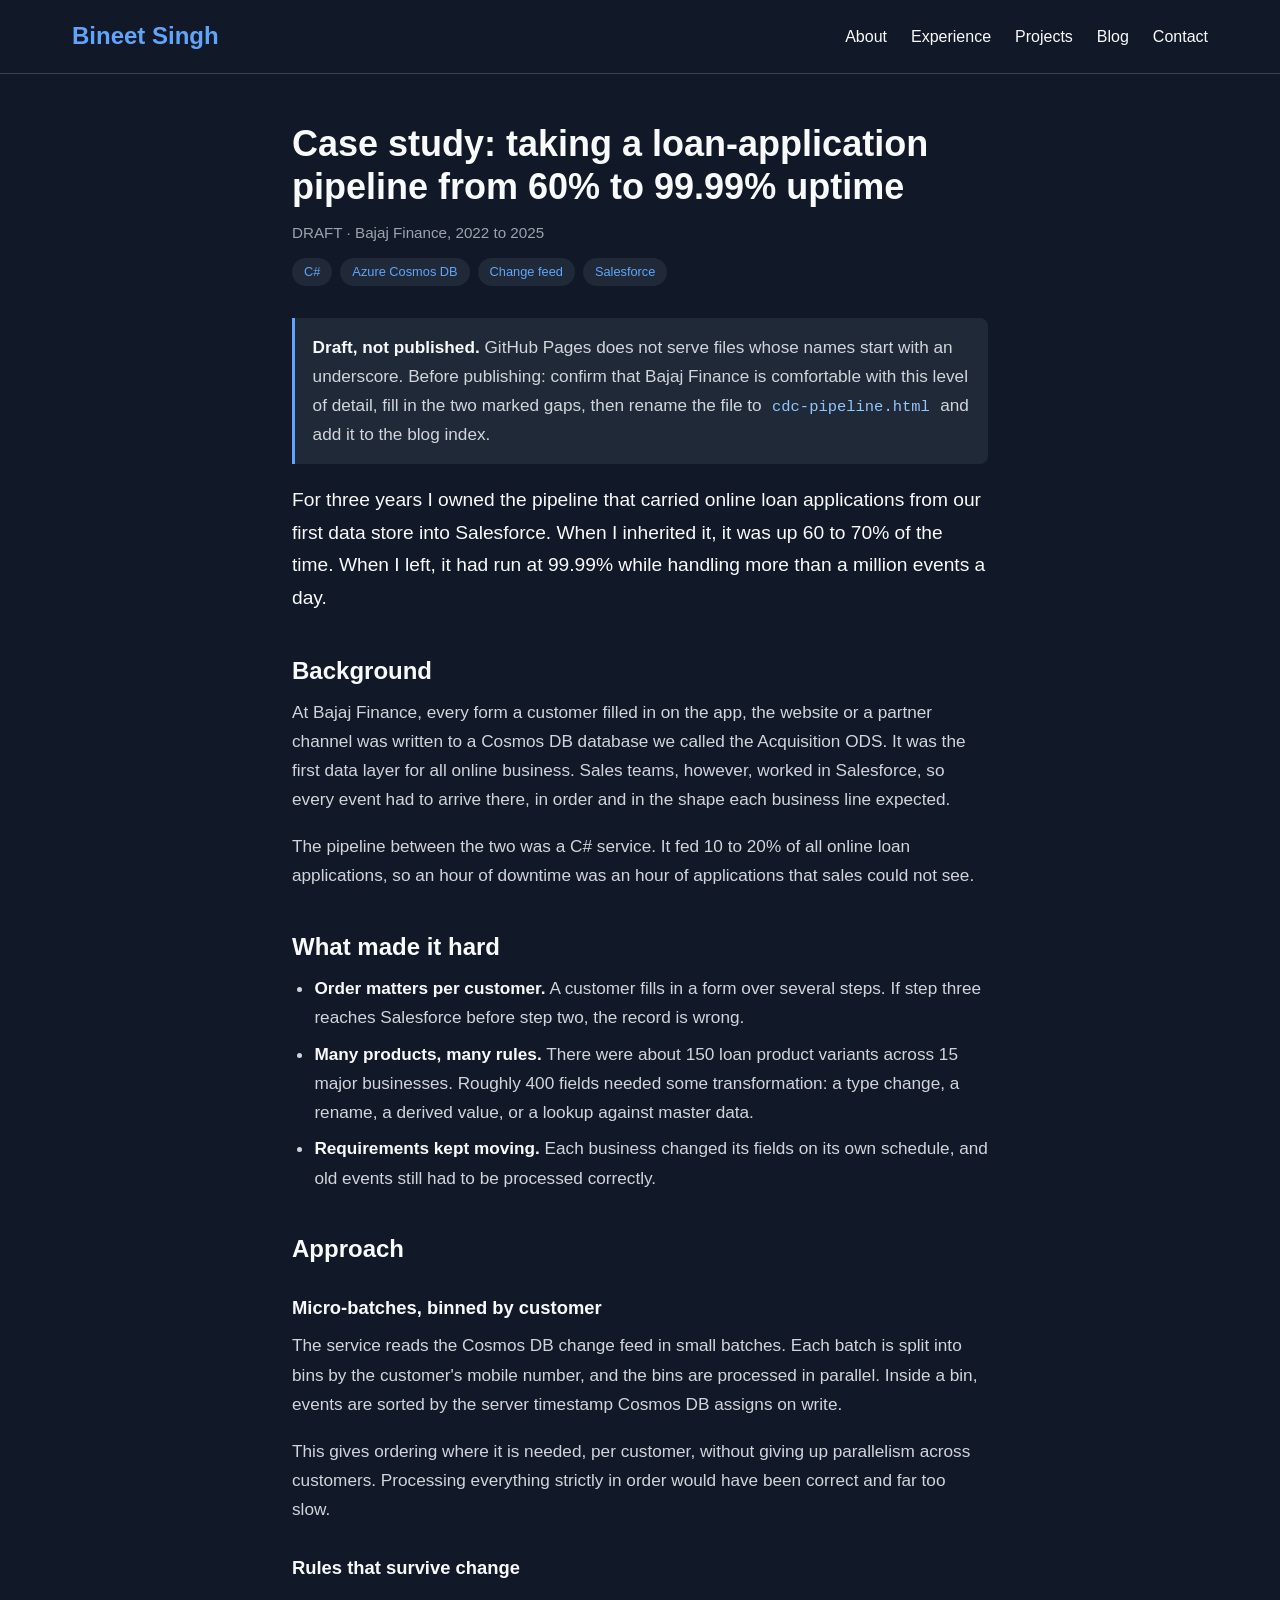
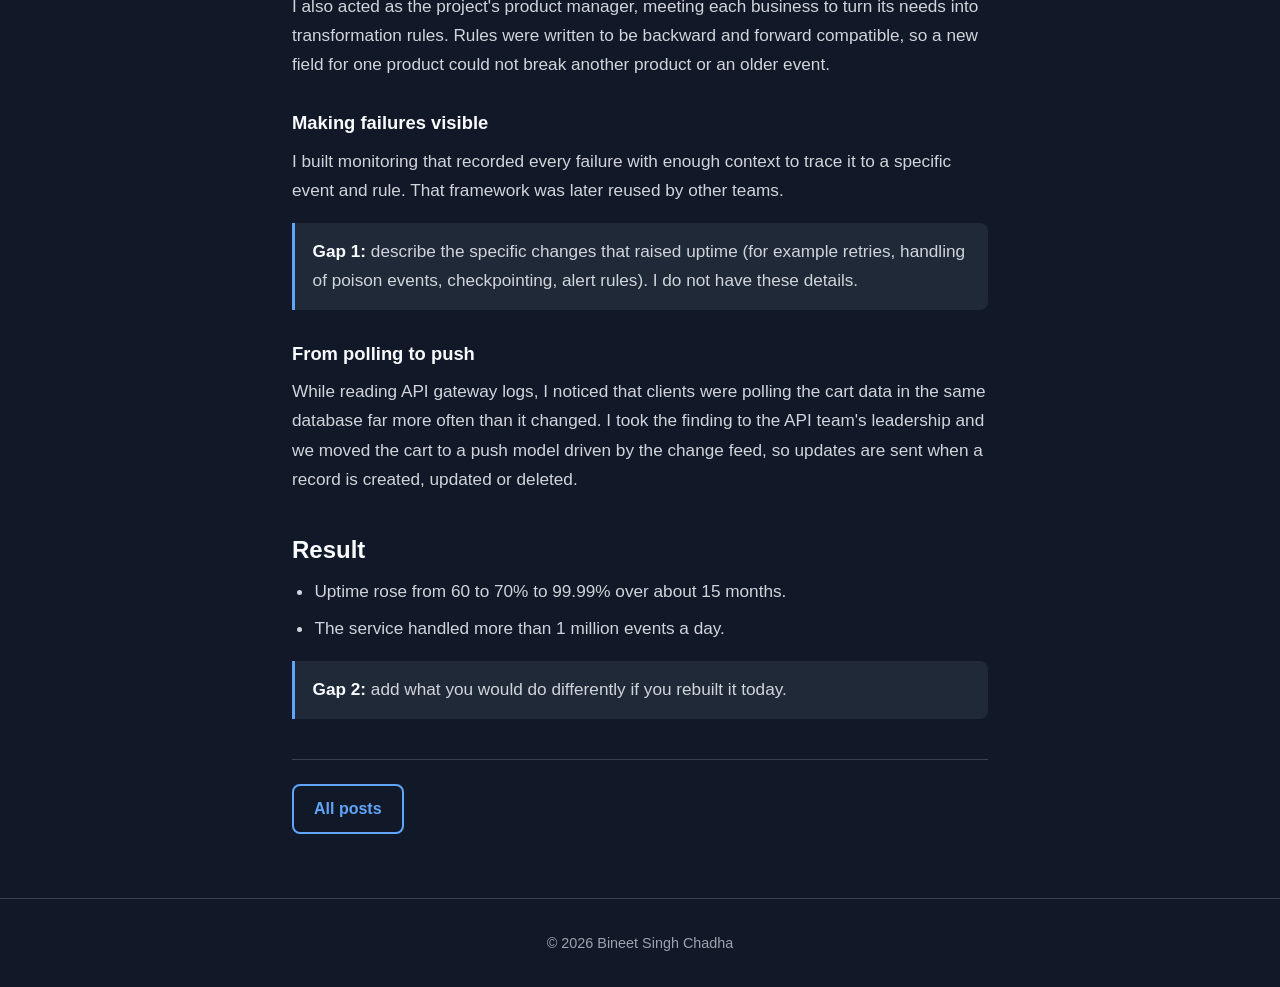
<file: blog/_draft-cdc-pipeline.html>
<!DOCTYPE html>
<html lang="en">
<head>
    <meta charset="UTF-8">
    <meta name="viewport" content="width=device-width, initial-scale=1.0">
    <meta name="author" content="Bineet Singh Chadha">
    <meta name="description" content="Draft. Not linked from the site.">
    <title>Case study: taking a loan-application pipeline from 60% to 99.99% uptime | Bineet Singh Chadha</title>
    <link rel="stylesheet" href="blog.css">
</head>
<body>
    <header class="header">
        <nav class="nav">
            <a href="../index.html" class="logo">Bineet Singh</a>
            <ul class="nav-links">
                <li><a href="../index.html#about">About</a></li>
                <li><a href="../index.html#experience">Experience</a></li>
                <li><a href="../index.html#projects">Projects</a></li>
                <li><a href="index.html">Blog</a></li>
                <li><a href="../index.html#contact">Contact</a></li>
            </ul>
        </nav>
    </header>
    <main class="page">
        <article>
            <h1 class="page-title">Case study: taking a loan-application pipeline from 60% to 99.99% uptime</h1>
            <p class="article-meta">DRAFT &middot; Bajaj Finance, 2022 to 2025</p>
            <div class="tags"><span class="tag">C#</span><span class="tag">Azure Cosmos DB</span><span class="tag">Change feed</span><span class="tag">Salesforce</span></div>
            <div class="article">
<div class="note"><p><strong>Draft, not published.</strong> GitHub Pages does not serve files whose names start with an underscore. Before publishing: confirm that Bajaj Finance is comfortable with this level of detail, fill in the two marked gaps, then rename the file to <code>cdc-pipeline.html</code> and add it to the blog index.</p></div>

<p class="lead">For three years I owned the pipeline that carried online loan applications from our first data store into Salesforce. When I inherited it, it was up 60 to 70% of the time. When I left, it had run at 99.99% while handling more than a million events a day.</p>

<h2>Background</h2>
<p>At Bajaj Finance, every form a customer filled in on the app, the website or a partner channel was written to a Cosmos DB database we called the Acquisition ODS. It was the first data layer for all online business. Sales teams, however, worked in Salesforce, so every event had to arrive there, in order and in the shape each business line expected.</p>
<p>The pipeline between the two was a C# service. It fed 10 to 20% of all online loan applications, so an hour of downtime was an hour of applications that sales could not see.</p>

<h2>What made it hard</h2>
<ul>
    <li><strong>Order matters per customer.</strong> A customer fills in a form over several steps. If step three reaches Salesforce before step two, the record is wrong.</li>
    <li><strong>Many products, many rules.</strong> There were about 150 loan product variants across 15 major businesses. Roughly 400 fields needed some transformation: a type change, a rename, a derived value, or a lookup against master data.</li>
    <li><strong>Requirements kept moving.</strong> Each business changed its fields on its own schedule, and old events still had to be processed correctly.</li>
</ul>

<h2>Approach</h2>
<h3>Micro-batches, binned by customer</h3>
<p>The service reads the Cosmos DB change feed in small batches. Each batch is split into bins by the customer's mobile number, and the bins are processed in parallel. Inside a bin, events are sorted by the server timestamp Cosmos DB assigns on write.</p>
<p>This gives ordering where it is needed, per customer, without giving up parallelism across customers. Processing everything strictly in order would have been correct and far too slow.</p>

<h3>Rules that survive change</h3>
<p>I also acted as the project's product manager, meeting each business to turn its needs into transformation rules. Rules were written to be backward and forward compatible, so a new field for one product could not break another product or an older event.</p>

<h3>Making failures visible</h3>
<p>I built monitoring that recorded every failure with enough context to trace it to a specific event and rule. That framework was later reused by other teams.</p>
<div class="note"><p><strong>Gap 1:</strong> describe the specific changes that raised uptime (for example retries, handling of poison events, checkpointing, alert rules). I do not have these details.</p></div>

<h3>From polling to push</h3>
<p>While reading API gateway logs, I noticed that clients were polling the cart data in the same database far more often than it changed. I took the finding to the API team's leadership and we moved the cart to a push model driven by the change feed, so updates are sent when a record is created, updated or deleted.</p>

<h2>Result</h2>
<ul>
    <li>Uptime rose from 60 to 70% to 99.99% over about 15 months.</li>
    <li>The service handled more than 1 million events a day.</li>
</ul>
<div class="note"><p><strong>Gap 2:</strong> add what you would do differently if you rebuilt it today.</p></div>
            </div>
            <div class="article-links">

                <a class="btn" href="index.html">All posts</a>
            </div>
        </article>
    </main>
    <footer class="footer">
        <p>&copy; 2026 Bineet Singh Chadha</p>
    </footer>
</body>
</html>
</file>
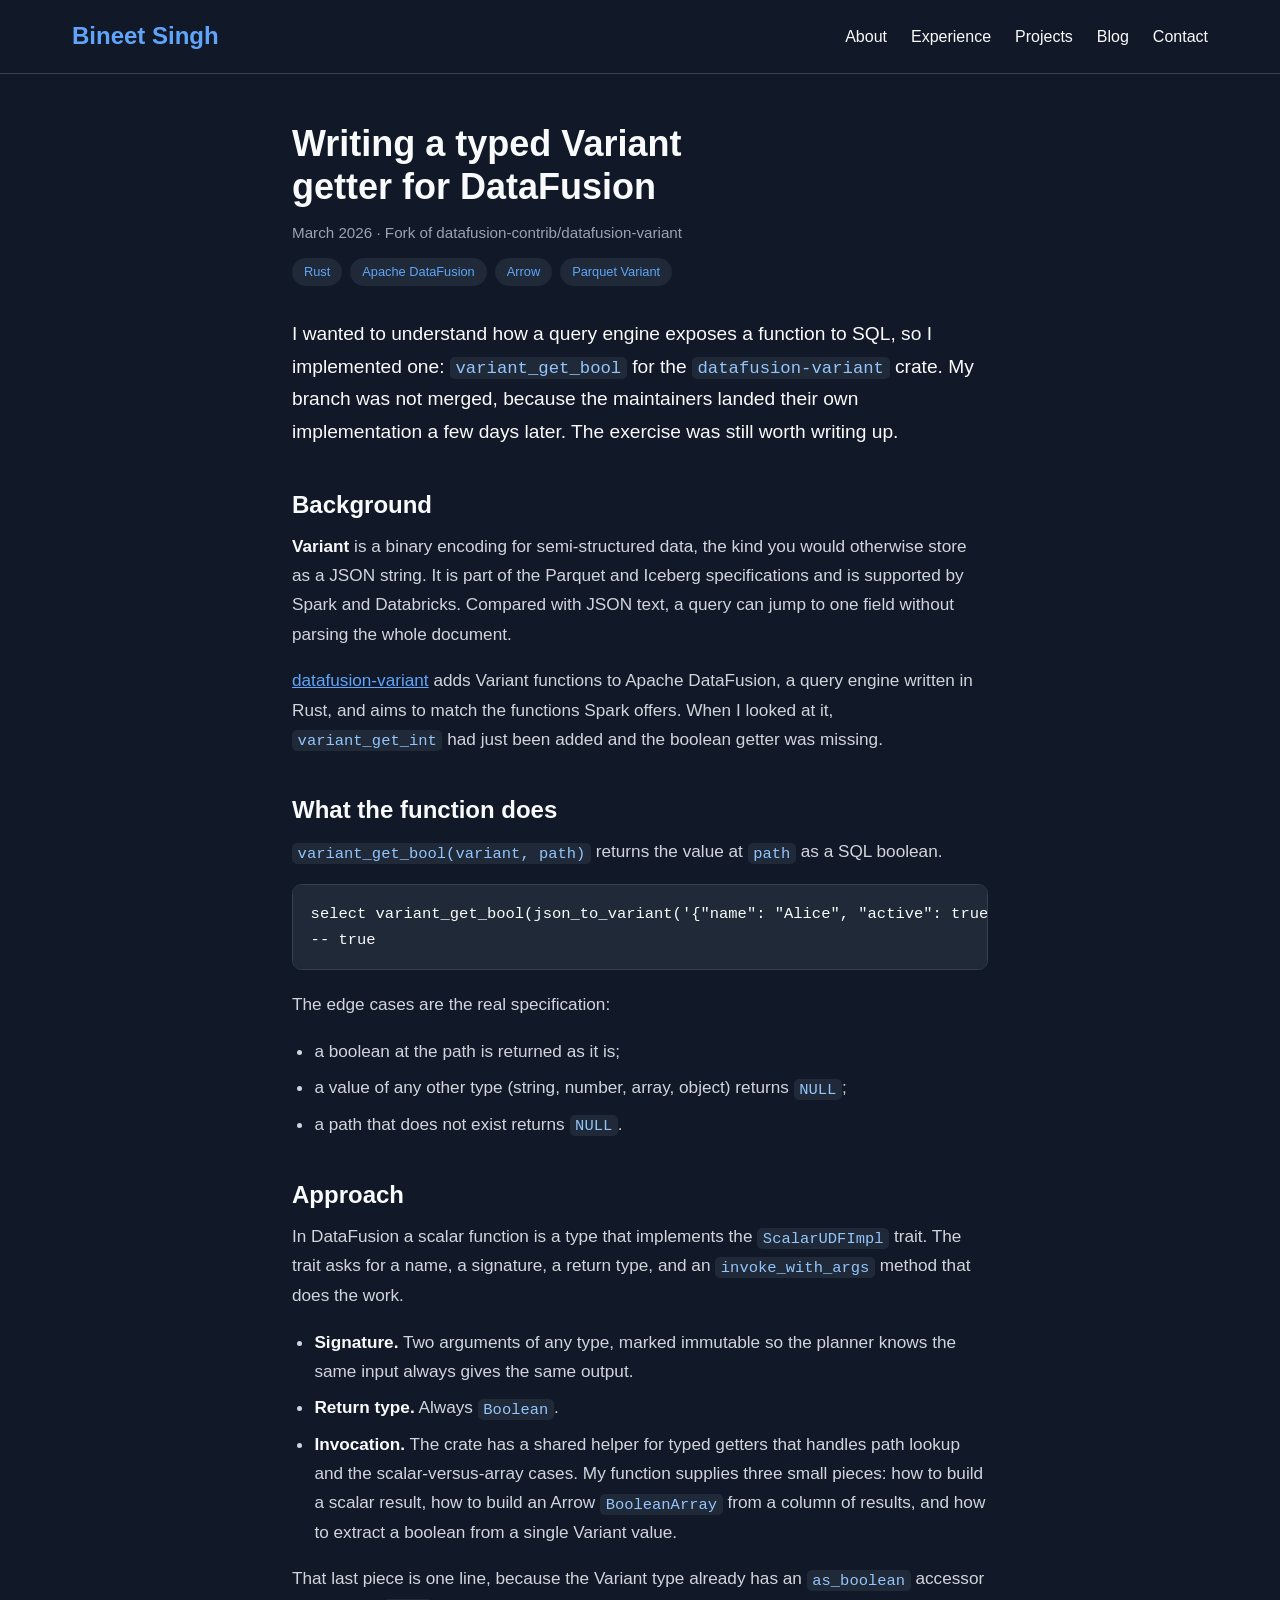
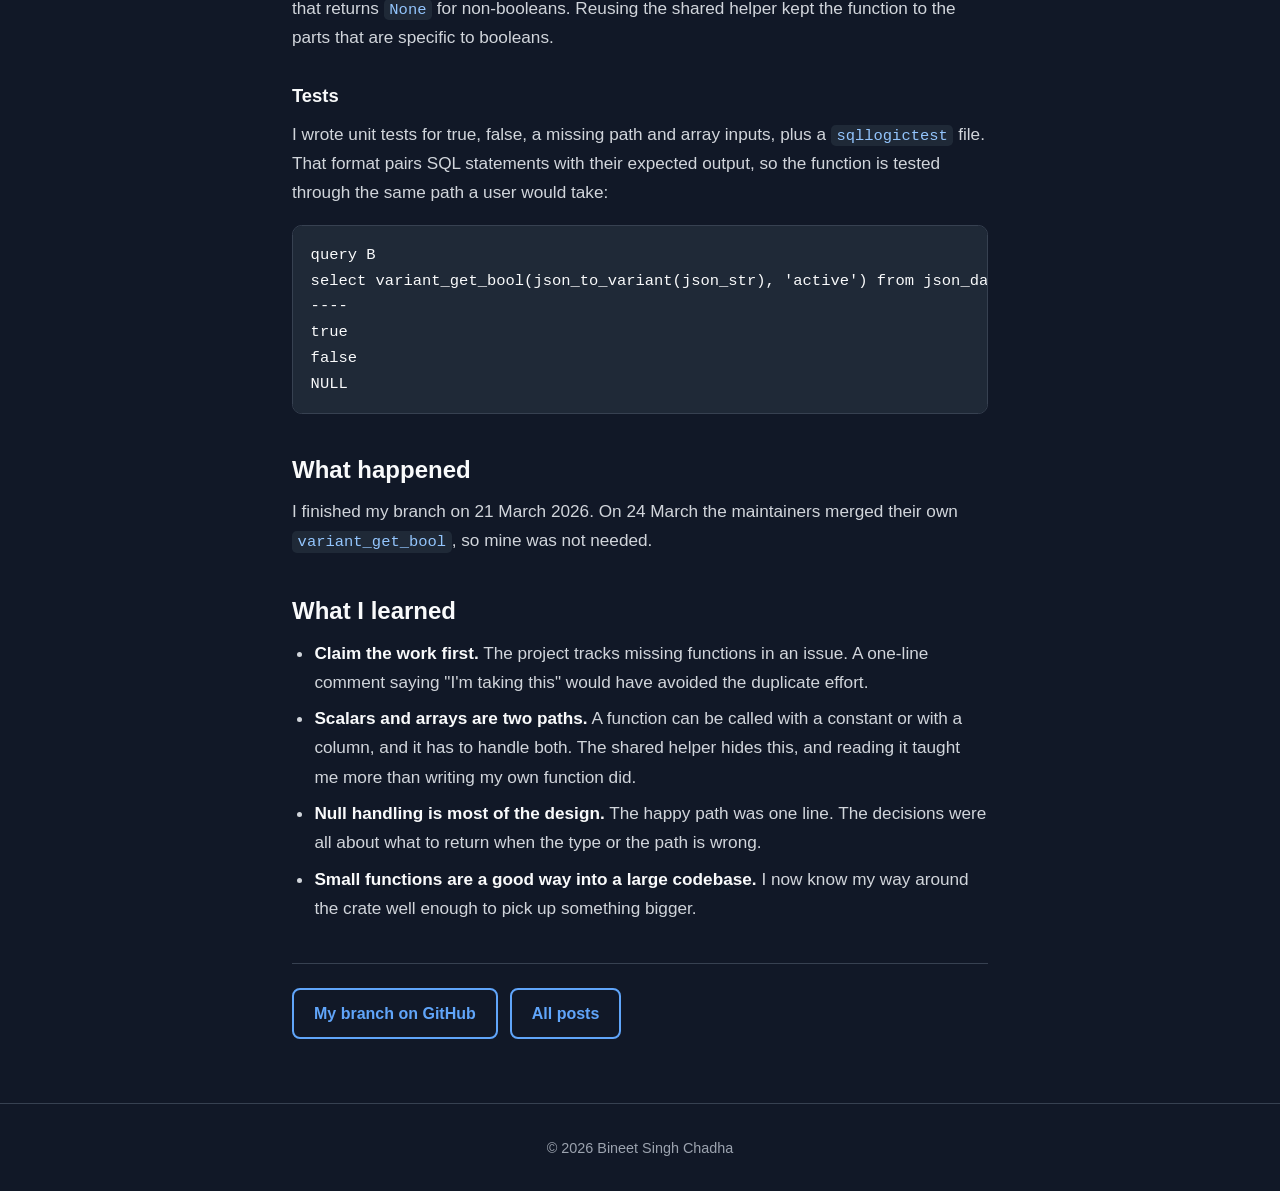
<file: blog/datafusion-variant.html>
<!DOCTYPE html>
<html lang="en">
<head>
    <meta charset="UTF-8">
    <meta name="viewport" content="width=device-width, initial-scale=1.0">
    <meta name="author" content="Bineet Singh Chadha">
    <meta name="description" content="Implementing variant_get_bool as a DataFusion scalar function, and what I learned when upstream shipped its own a few days later.">
    <title>Writing a typed Variant getter for DataFusion | Bineet Singh Chadha</title>
    <link rel="stylesheet" href="blog.css">
</head>
<body>
    <header class="header">
        <nav class="nav">
            <a href="../index.html" class="logo">Bineet Singh</a>
            <ul class="nav-links">
                <li><a href="../index.html#about">About</a></li>
                <li><a href="../index.html#experience">Experience</a></li>
                <li><a href="../index.html#projects">Projects</a></li>
                <li><a href="index.html">Blog</a></li>
                <li><a href="../index.html#contact">Contact</a></li>
            </ul>
        </nav>
    </header>
    <main class="page">
        <article>
            <h1 class="page-title">Writing a typed Variant getter for DataFusion</h1>
            <p class="article-meta">March 2026 &middot; Fork of datafusion-contrib/datafusion-variant</p>
            <div class="tags"><span class="tag">Rust</span><span class="tag">Apache DataFusion</span><span class="tag">Arrow</span><span class="tag">Parquet Variant</span></div>
            <div class="article">
<p class="lead">I wanted to understand how a query engine exposes a function to SQL, so I implemented one: <code>variant_get_bool</code> for the <code>datafusion-variant</code> crate. My branch was not merged, because the maintainers landed their own implementation a few days later. The exercise was still worth writing up.</p>

<h2>Background</h2>
<p><strong>Variant</strong> is a binary encoding for semi-structured data, the kind you would otherwise store as a JSON string. It is part of the Parquet and Iceberg specifications and is supported by Spark and Databricks. Compared with JSON text, a query can jump to one field without parsing the whole document.</p>
<p><a href="https://github.com/datafusion-contrib/datafusion-variant">datafusion-variant</a> adds Variant functions to Apache DataFusion, a query engine written in Rust, and aims to match the functions Spark offers. When I looked at it, <code>variant_get_int</code> had just been added and the boolean getter was missing.</p>

<h2>What the function does</h2>
<p><code>variant_get_bool(variant, path)</code> returns the value at <code>path</code> as a SQL boolean.</p>
<pre><code>select variant_get_bool(json_to_variant('{"name": "Alice", "active": true}'), 'active');
-- true</code></pre>
<p>The edge cases are the real specification:</p>
<ul>
    <li>a boolean at the path is returned as it is;</li>
    <li>a value of any other type (string, number, array, object) returns <code>NULL</code>;</li>
    <li>a path that does not exist returns <code>NULL</code>.</li>
</ul>

<h2>Approach</h2>
<p>In DataFusion a scalar function is a type that implements the <code>ScalarUDFImpl</code> trait. The trait asks for a name, a signature, a return type, and an <code>invoke_with_args</code> method that does the work.</p>
<ul>
    <li><strong>Signature.</strong> Two arguments of any type, marked immutable so the planner knows the same input always gives the same output.</li>
    <li><strong>Return type.</strong> Always <code>Boolean</code>.</li>
    <li><strong>Invocation.</strong> The crate has a shared helper for typed getters that handles path lookup and the scalar-versus-array cases. My function supplies three small pieces: how to build a scalar result, how to build an Arrow <code>BooleanArray</code> from a column of results, and how to extract a boolean from a single Variant value.</li>
</ul>
<p>That last piece is one line, because the Variant type already has an <code>as_boolean</code> accessor that returns <code>None</code> for non-booleans. Reusing the shared helper kept the function to the parts that are specific to booleans.</p>

<h3>Tests</h3>
<p>I wrote unit tests for true, false, a missing path and array inputs, plus a <code>sqllogictest</code> file. That format pairs SQL statements with their expected output, so the function is tested through the same path a user would take:</p>
<pre><code>query B
select variant_get_bool(json_to_variant(json_str), 'active') from json_data;
----
true
false
NULL</code></pre>

<h2>What happened</h2>
<p>I finished my branch on 21 March 2026. On 24 March the maintainers merged their own <code>variant_get_bool</code>, so mine was not needed.</p>

<h2>What I learned</h2>
<ul>
    <li><strong>Claim the work first.</strong> The project tracks missing functions in an issue. A one-line comment saying "I'm taking this" would have avoided the duplicate effort.</li>
    <li><strong>Scalars and arrays are two paths.</strong> A function can be called with a constant or with a column, and it has to handle both. The shared helper hides this, and reading it taught me more than writing my own function did.</li>
    <li><strong>Null handling is most of the design.</strong> The happy path was one line. The decisions were all about what to return when the type or the path is wrong.</li>
    <li><strong>Small functions are a good way into a large codebase.</strong> I now know my way around the crate well enough to pick up something bigger.</li>
</ul>
            </div>
            <div class="article-links">
                <a class="btn" href="https://github.com/bineetsinghchadha/datafusion-variant/tree/variant_get_bool_impl">My branch on GitHub</a>
                <a class="btn" href="index.html">All posts</a>
            </div>
        </article>
    </main>
    <footer class="footer">
        <p>&copy; 2026 Bineet Singh Chadha</p>
    </footer>
</body>
</html>
</file>
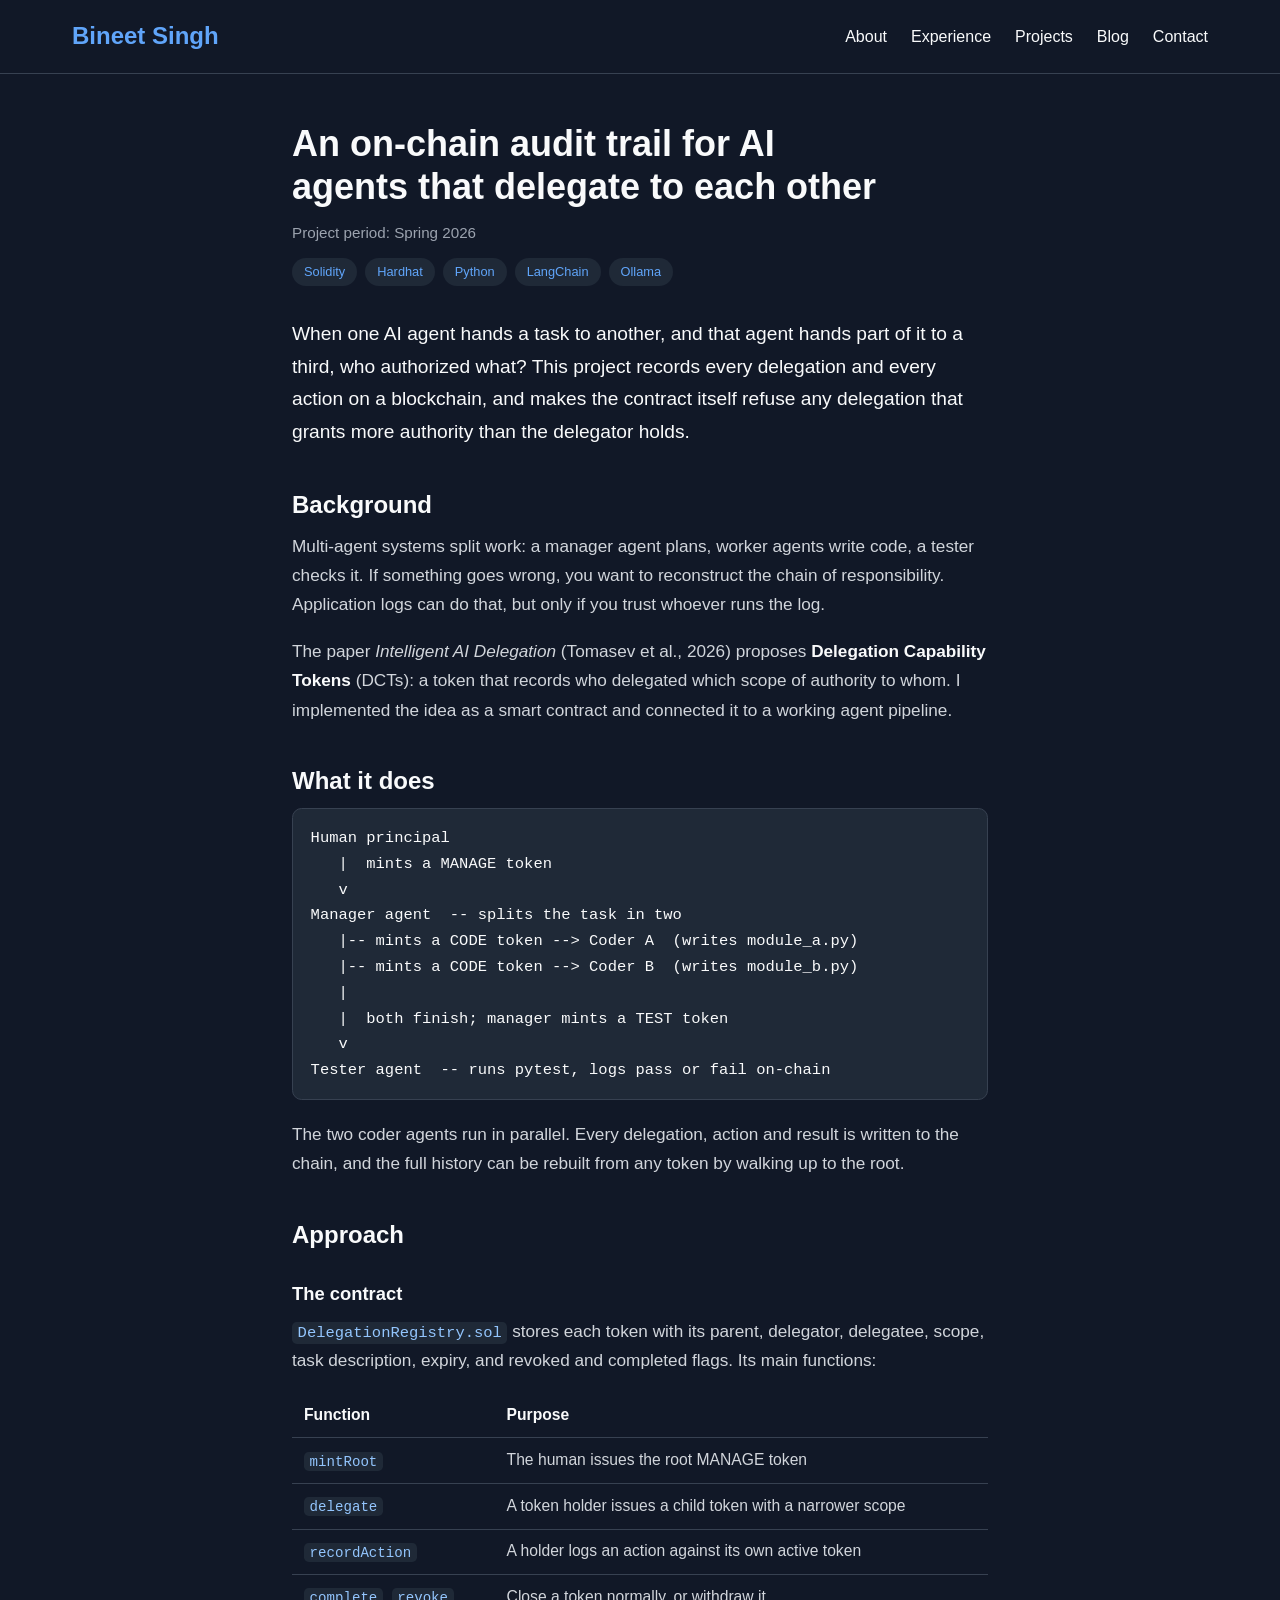
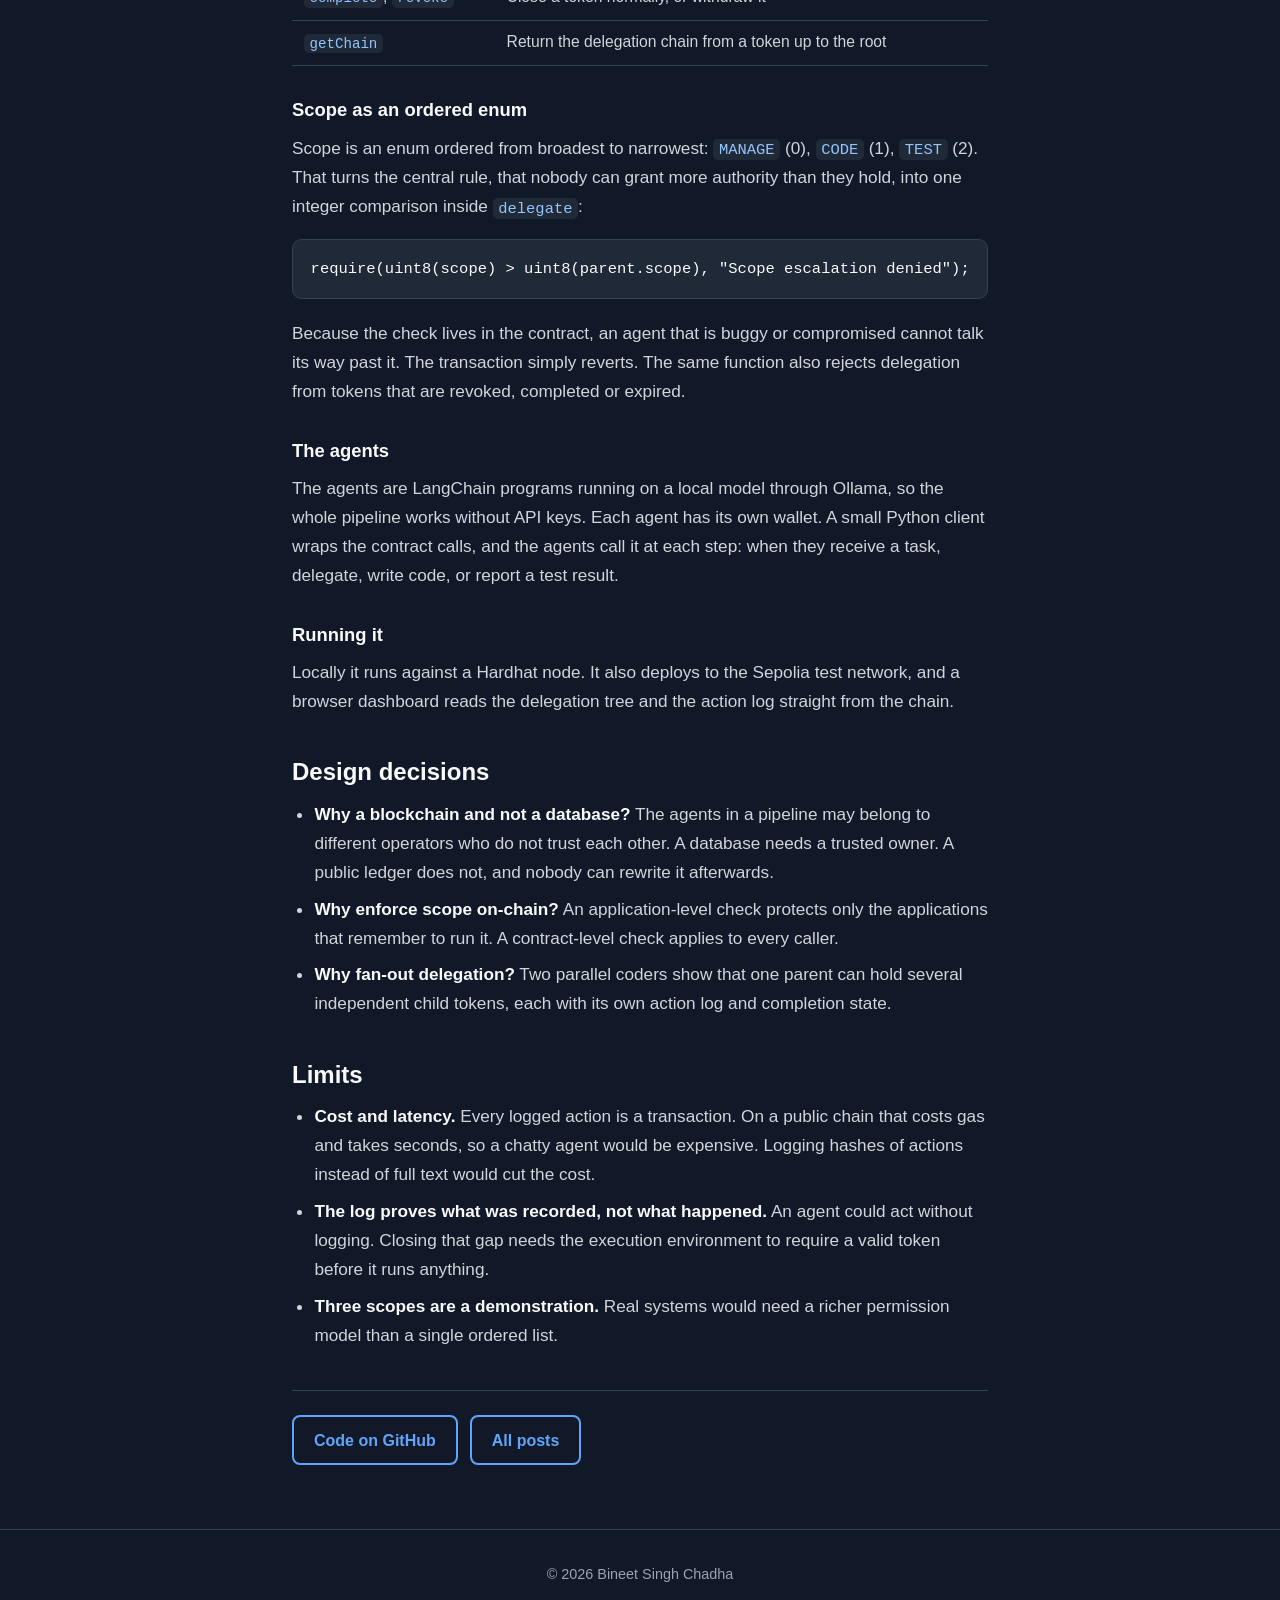
<file: blog/dct.html>
<!DOCTYPE html>
<html lang="en">
<head>
    <meta charset="UTF-8">
    <meta name="viewport" content="width=device-width, initial-scale=1.0">
    <meta name="author" content="Bineet Singh Chadha">
    <meta name="description" content="Delegation Capability Tokens as a Solidity contract, driven by a LangChain multi-agent pipeline running on local models.">
    <title>An on-chain audit trail for AI agents that delegate to each other | Bineet Singh Chadha</title>
    <link rel="stylesheet" href="blog.css">
</head>
<body>
    <header class="header">
        <nav class="nav">
            <a href="../index.html" class="logo">Bineet Singh</a>
            <ul class="nav-links">
                <li><a href="../index.html#about">About</a></li>
                <li><a href="../index.html#experience">Experience</a></li>
                <li><a href="../index.html#projects">Projects</a></li>
                <li><a href="index.html">Blog</a></li>
                <li><a href="../index.html#contact">Contact</a></li>
            </ul>
        </nav>
    </header>
    <main class="page">
        <article>
            <h1 class="page-title">An on-chain audit trail for AI agents that delegate to each other</h1>
            <p class="article-meta">Project period: Spring 2026</p>
            <div class="tags"><span class="tag">Solidity</span><span class="tag">Hardhat</span><span class="tag">Python</span><span class="tag">LangChain</span><span class="tag">Ollama</span></div>
            <div class="article">
<p class="lead">When one AI agent hands a task to another, and that agent hands part of it to a third, who authorized what? This project records every delegation and every action on a blockchain, and makes the contract itself refuse any delegation that grants more authority than the delegator holds.</p>

<h2>Background</h2>
<p>Multi-agent systems split work: a manager agent plans, worker agents write code, a tester checks it. If something goes wrong, you want to reconstruct the chain of responsibility. Application logs can do that, but only if you trust whoever runs the log.</p>
<p>The paper <em>Intelligent AI Delegation</em> (Tomasev et al., 2026) proposes <strong>Delegation Capability Tokens</strong> (DCTs): a token that records who delegated which scope of authority to whom. I implemented the idea as a smart contract and connected it to a working agent pipeline.</p>

<h2>What it does</h2>
<pre><code>Human principal
   |  mints a MANAGE token
   v
Manager agent  -- splits the task in two
   |-- mints a CODE token --&gt; Coder A  (writes module_a.py)
   |-- mints a CODE token --&gt; Coder B  (writes module_b.py)
   |
   |  both finish; manager mints a TEST token
   v
Tester agent  -- runs pytest, logs pass or fail on-chain</code></pre>
<p>The two coder agents run in parallel. Every delegation, action and result is written to the chain, and the full history can be rebuilt from any token by walking up to the root.</p>

<h2>Approach</h2>
<h3>The contract</h3>
<p><code>DelegationRegistry.sol</code> stores each token with its parent, delegator, delegatee, scope, task description, expiry, and revoked and completed flags. Its main functions:</p>
<div class="table-wrap">
<table>
    <thead><tr><th>Function</th><th>Purpose</th></tr></thead>
    <tbody>
        <tr><td><code>mintRoot</code></td><td>The human issues the root MANAGE token</td></tr>
        <tr><td><code>delegate</code></td><td>A token holder issues a child token with a narrower scope</td></tr>
        <tr><td><code>recordAction</code></td><td>A holder logs an action against its own active token</td></tr>
        <tr><td><code>complete</code>, <code>revoke</code></td><td>Close a token normally, or withdraw it</td></tr>
        <tr><td><code>getChain</code></td><td>Return the delegation chain from a token up to the root</td></tr>
    </tbody>
</table>
</div>

<h3>Scope as an ordered enum</h3>
<p>Scope is an enum ordered from broadest to narrowest: <code>MANAGE</code> (0), <code>CODE</code> (1), <code>TEST</code> (2). That turns the central rule, that nobody can grant more authority than they hold, into one integer comparison inside <code>delegate</code>:</p>
<pre><code>require(uint8(scope) &gt; uint8(parent.scope), "Scope escalation denied");</code></pre>
<p>Because the check lives in the contract, an agent that is buggy or compromised cannot talk its way past it. The transaction simply reverts. The same function also rejects delegation from tokens that are revoked, completed or expired.</p>

<h3>The agents</h3>
<p>The agents are LangChain programs running on a local model through Ollama, so the whole pipeline works without API keys. Each agent has its own wallet. A small Python client wraps the contract calls, and the agents call it at each step: when they receive a task, delegate, write code, or report a test result.</p>

<h3>Running it</h3>
<p>Locally it runs against a Hardhat node. It also deploys to the Sepolia test network, and a browser dashboard reads the delegation tree and the action log straight from the chain.</p>

<h2>Design decisions</h2>
<ul>
    <li><strong>Why a blockchain and not a database?</strong> The agents in a pipeline may belong to different operators who do not trust each other. A database needs a trusted owner. A public ledger does not, and nobody can rewrite it afterwards.</li>
    <li><strong>Why enforce scope on-chain?</strong> An application-level check protects only the applications that remember to run it. A contract-level check applies to every caller.</li>
    <li><strong>Why fan-out delegation?</strong> Two parallel coders show that one parent can hold several independent child tokens, each with its own action log and completion state.</li>
</ul>

<h2>Limits</h2>
<ul>
    <li><strong>Cost and latency.</strong> Every logged action is a transaction. On a public chain that costs gas and takes seconds, so a chatty agent would be expensive. Logging hashes of actions instead of full text would cut the cost.</li>
    <li><strong>The log proves what was recorded, not what happened.</strong> An agent could act without logging. Closing that gap needs the execution environment to require a valid token before it runs anything.</li>
    <li><strong>Three scopes are a demonstration.</strong> Real systems would need a richer permission model than a single ordered list.</li>
</ul>
            </div>
            <div class="article-links">
                <a class="btn" href="https://github.com/bineetsinghchadha/DCT-Project">Code on GitHub</a>
                <a class="btn" href="index.html">All posts</a>
            </div>
        </article>
    </main>
    <footer class="footer">
        <p>&copy; 2026 Bineet Singh Chadha</p>
    </footer>
</body>
</html>
</file>
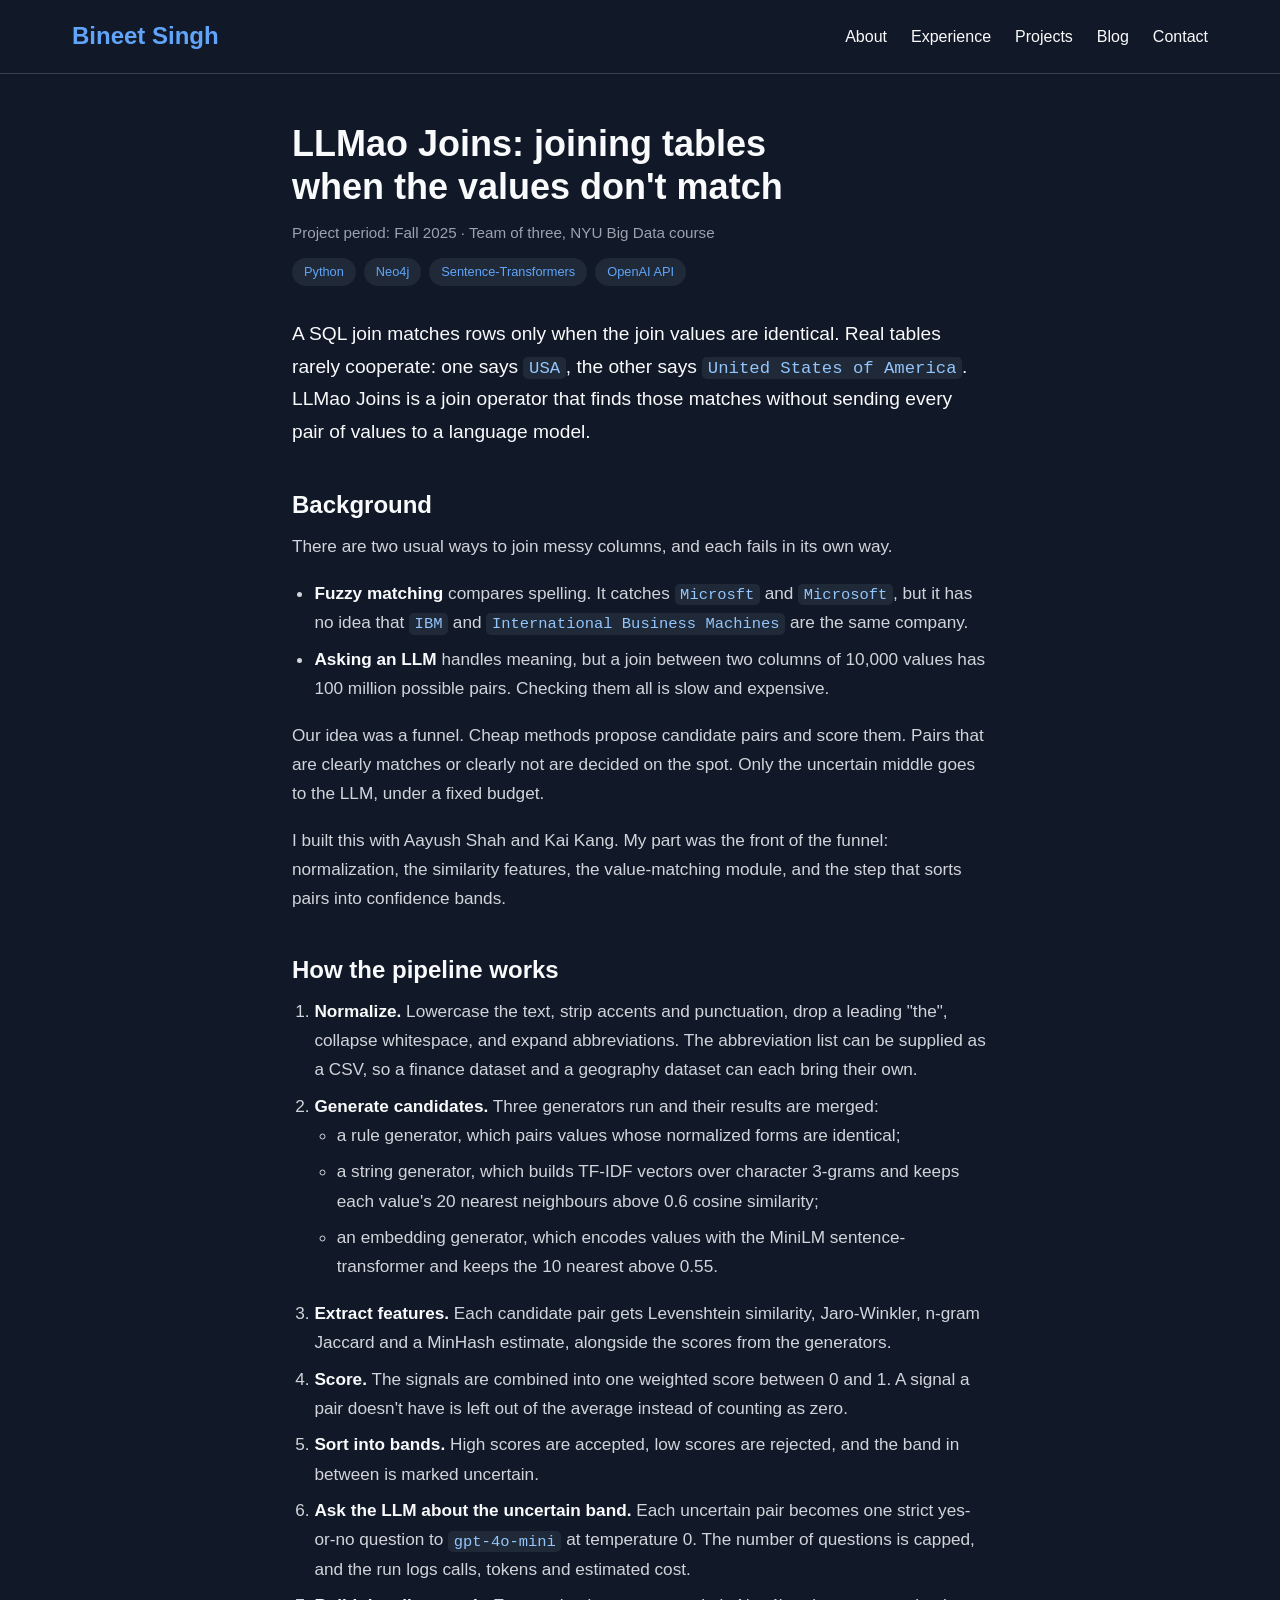
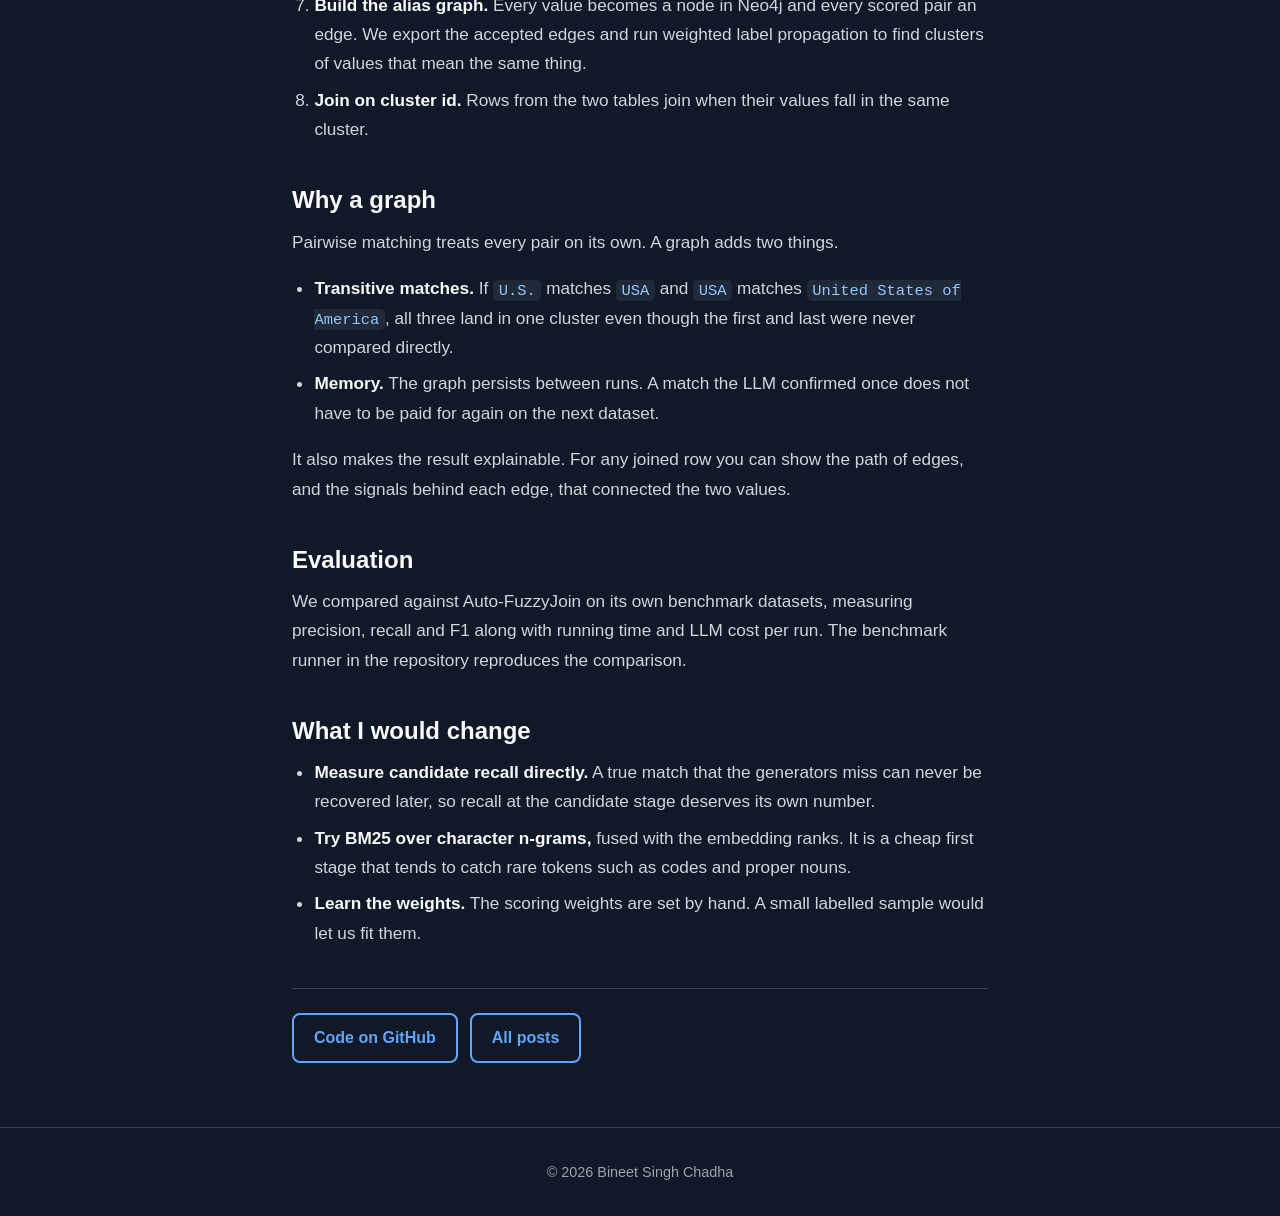
<file: blog/llmao-joins.html>
<!DOCTYPE html>
<html lang="en">
<head>
    <meta charset="UTF-8">
    <meta name="viewport" content="width=device-width, initial-scale=1.0">
    <meta name="author" content="Bineet Singh Chadha">
    <meta name="description" content="A semantic join operator that uses cheap similarity signals first and asks an LLM only about the pairs it can&#x27;t decide.">
    <title>LLMao Joins: joining tables when the values don&#x27;t match | Bineet Singh Chadha</title>
    <link rel="stylesheet" href="blog.css">
</head>
<body>
    <header class="header">
        <nav class="nav">
            <a href="../index.html" class="logo">Bineet Singh</a>
            <ul class="nav-links">
                <li><a href="../index.html#about">About</a></li>
                <li><a href="../index.html#experience">Experience</a></li>
                <li><a href="../index.html#projects">Projects</a></li>
                <li><a href="index.html">Blog</a></li>
                <li><a href="../index.html#contact">Contact</a></li>
            </ul>
        </nav>
    </header>
    <main class="page">
        <article>
            <h1 class="page-title">LLMao Joins: joining tables when the values don't match</h1>
            <p class="article-meta">Project period: Fall 2025 &middot; Team of three, NYU Big Data course</p>
            <div class="tags"><span class="tag">Python</span><span class="tag">Neo4j</span><span class="tag">Sentence-Transformers</span><span class="tag">OpenAI API</span></div>
            <div class="article">
<p class="lead">A SQL join matches rows only when the join values are identical. Real tables rarely cooperate: one says <code>USA</code>, the other says <code>United States of America</code>. LLMao Joins is a join operator that finds those matches without sending every pair of values to a language model.</p>

<h2>Background</h2>
<p>There are two usual ways to join messy columns, and each fails in its own way.</p>
<ul>
    <li><strong>Fuzzy matching</strong> compares spelling. It catches <code>Microsft</code> and <code>Microsoft</code>, but it has no idea that <code>IBM</code> and <code>International Business Machines</code> are the same company.</li>
    <li><strong>Asking an LLM</strong> handles meaning, but a join between two columns of 10,000 values has 100 million possible pairs. Checking them all is slow and expensive.</li>
</ul>
<p>Our idea was a funnel. Cheap methods propose candidate pairs and score them. Pairs that are clearly matches or clearly not are decided on the spot. Only the uncertain middle goes to the LLM, under a fixed budget.</p>
<p>I built this with Aayush Shah and Kai Kang. My part was the front of the funnel: normalization, the similarity features, the value-matching module, and the step that sorts pairs into confidence bands.</p>

<h2>How the pipeline works</h2>
<ol>
    <li><strong>Normalize.</strong> Lowercase the text, strip accents and punctuation, drop a leading "the", collapse whitespace, and expand abbreviations. The abbreviation list can be supplied as a CSV, so a finance dataset and a geography dataset can each bring their own.</li>
    <li><strong>Generate candidates.</strong> Three generators run and their results are merged:
        <ul>
            <li>a rule generator, which pairs values whose normalized forms are identical;</li>
            <li>a string generator, which builds TF-IDF vectors over character 3-grams and keeps each value's 20 nearest neighbours above 0.6 cosine similarity;</li>
            <li>an embedding generator, which encodes values with the MiniLM sentence-transformer and keeps the 10 nearest above 0.55.</li>
        </ul>
    </li>
    <li><strong>Extract features.</strong> Each candidate pair gets Levenshtein similarity, Jaro-Winkler, n-gram Jaccard and a MinHash estimate, alongside the scores from the generators.</li>
    <li><strong>Score.</strong> The signals are combined into one weighted score between 0 and 1. A signal a pair doesn't have is left out of the average instead of counting as zero.</li>
    <li><strong>Sort into bands.</strong> High scores are accepted, low scores are rejected, and the band in between is marked uncertain.</li>
    <li><strong>Ask the LLM about the uncertain band.</strong> Each uncertain pair becomes one strict yes-or-no question to <code>gpt-4o-mini</code> at temperature 0. The number of questions is capped, and the run logs calls, tokens and estimated cost.</li>
    <li><strong>Build the alias graph.</strong> Every value becomes a node in Neo4j and every scored pair an edge. We export the accepted edges and run weighted label propagation to find clusters of values that mean the same thing.</li>
    <li><strong>Join on cluster id.</strong> Rows from the two tables join when their values fall in the same cluster.</li>
</ol>

<h2>Why a graph</h2>
<p>Pairwise matching treats every pair on its own. A graph adds two things.</p>
<ul>
    <li><strong>Transitive matches.</strong> If <code>U.S.</code> matches <code>USA</code> and <code>USA</code> matches <code>United States of America</code>, all three land in one cluster even though the first and last were never compared directly.</li>
    <li><strong>Memory.</strong> The graph persists between runs. A match the LLM confirmed once does not have to be paid for again on the next dataset.</li>
</ul>
<p>It also makes the result explainable. For any joined row you can show the path of edges, and the signals behind each edge, that connected the two values.</p>

<h2>Evaluation</h2>
<p>We compared against Auto-FuzzyJoin on its own benchmark datasets, measuring precision, recall and F1 along with running time and LLM cost per run. The benchmark runner in the repository reproduces the comparison.</p>

<h2>What I would change</h2>
<ul>
    <li><strong>Measure candidate recall directly.</strong> A true match that the generators miss can never be recovered later, so recall at the candidate stage deserves its own number.</li>
    <li><strong>Try BM25 over character n-grams,</strong> fused with the embedding ranks. It is a cheap first stage that tends to catch rare tokens such as codes and proper nouns.</li>
    <li><strong>Learn the weights.</strong> The scoring weights are set by hand. A small labelled sample would let us fit them.</li>
</ul>
            </div>
            <div class="article-links">
                <a class="btn" href="https://github.com/bineetsinghchadha/llmao-joins">Code on GitHub</a>
                <a class="btn" href="index.html">All posts</a>
            </div>
        </article>
    </main>
    <footer class="footer">
        <p>&copy; 2026 Bineet Singh Chadha</p>
    </footer>
    <script data-goatcounter="https://bineet.goatcounter.com/count"
        async src="//gc.zgo.at/count.js"></script>
</body>
</html>
</file>
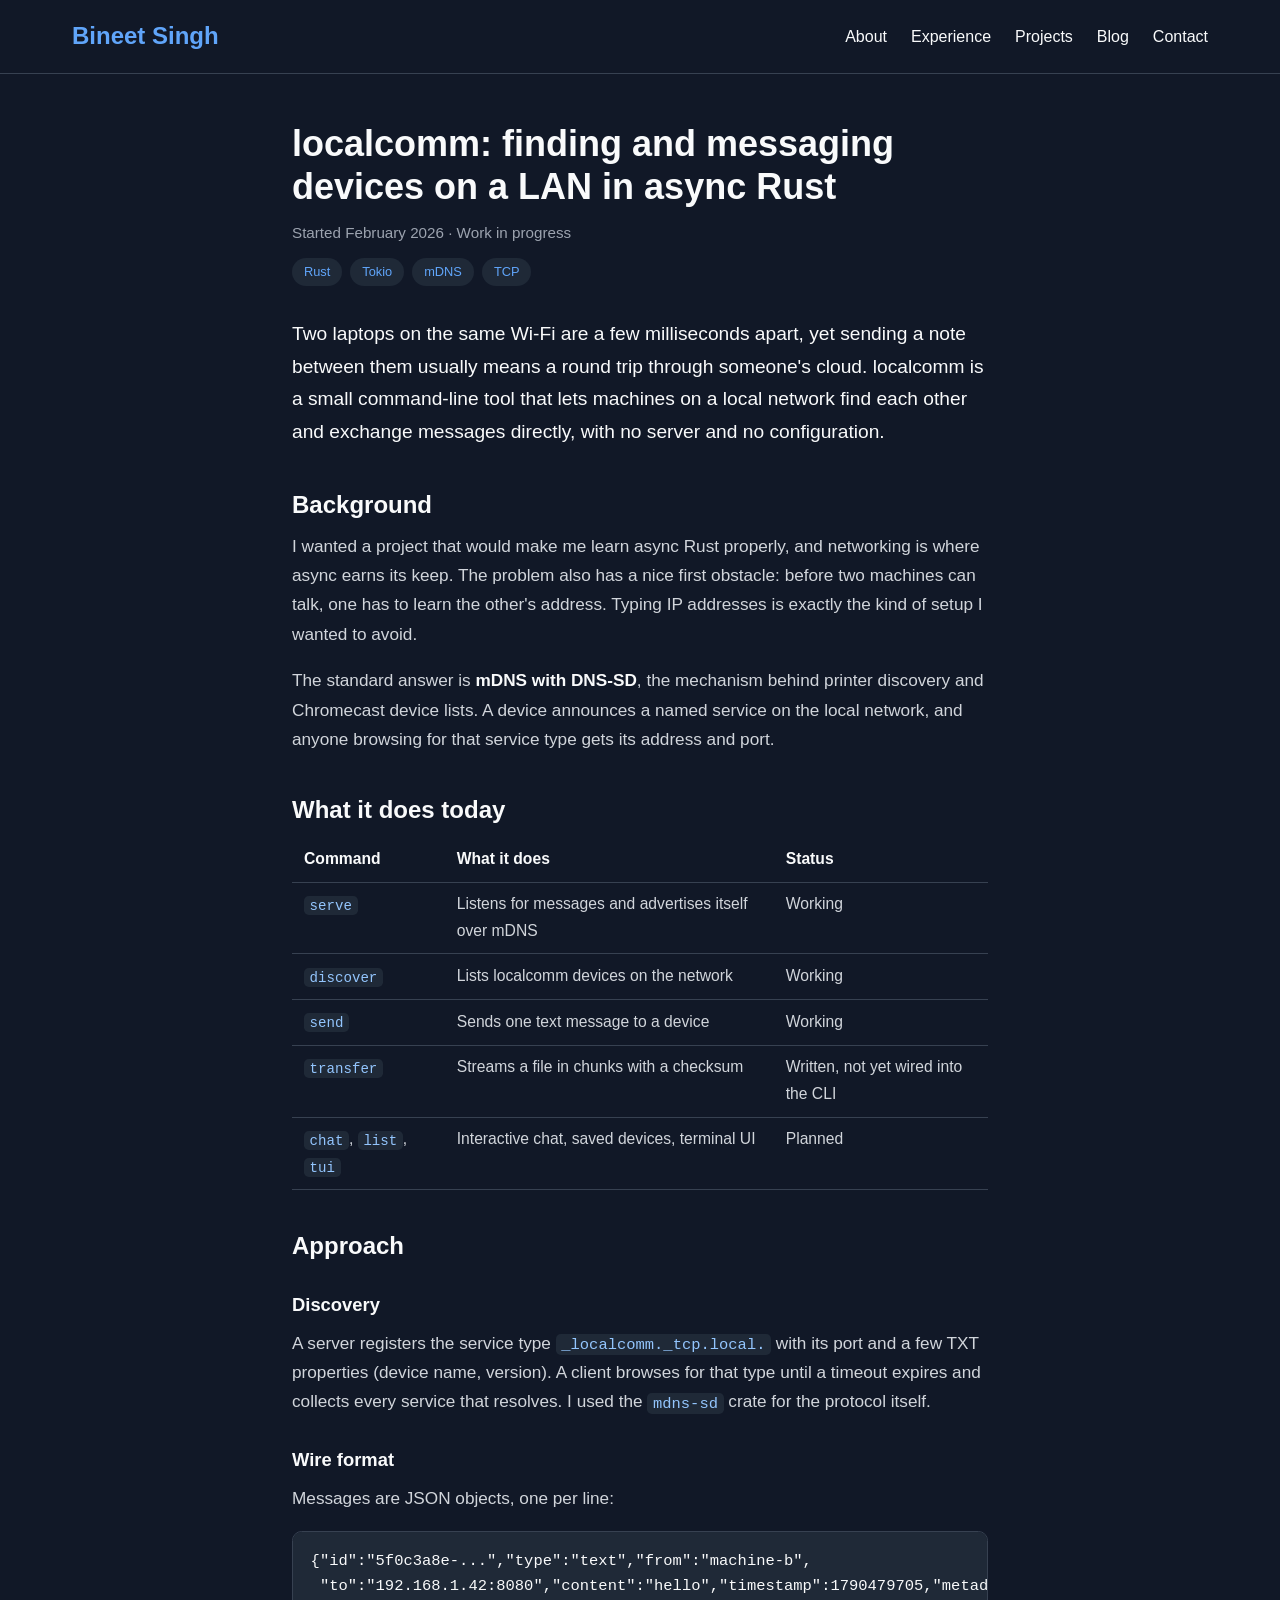
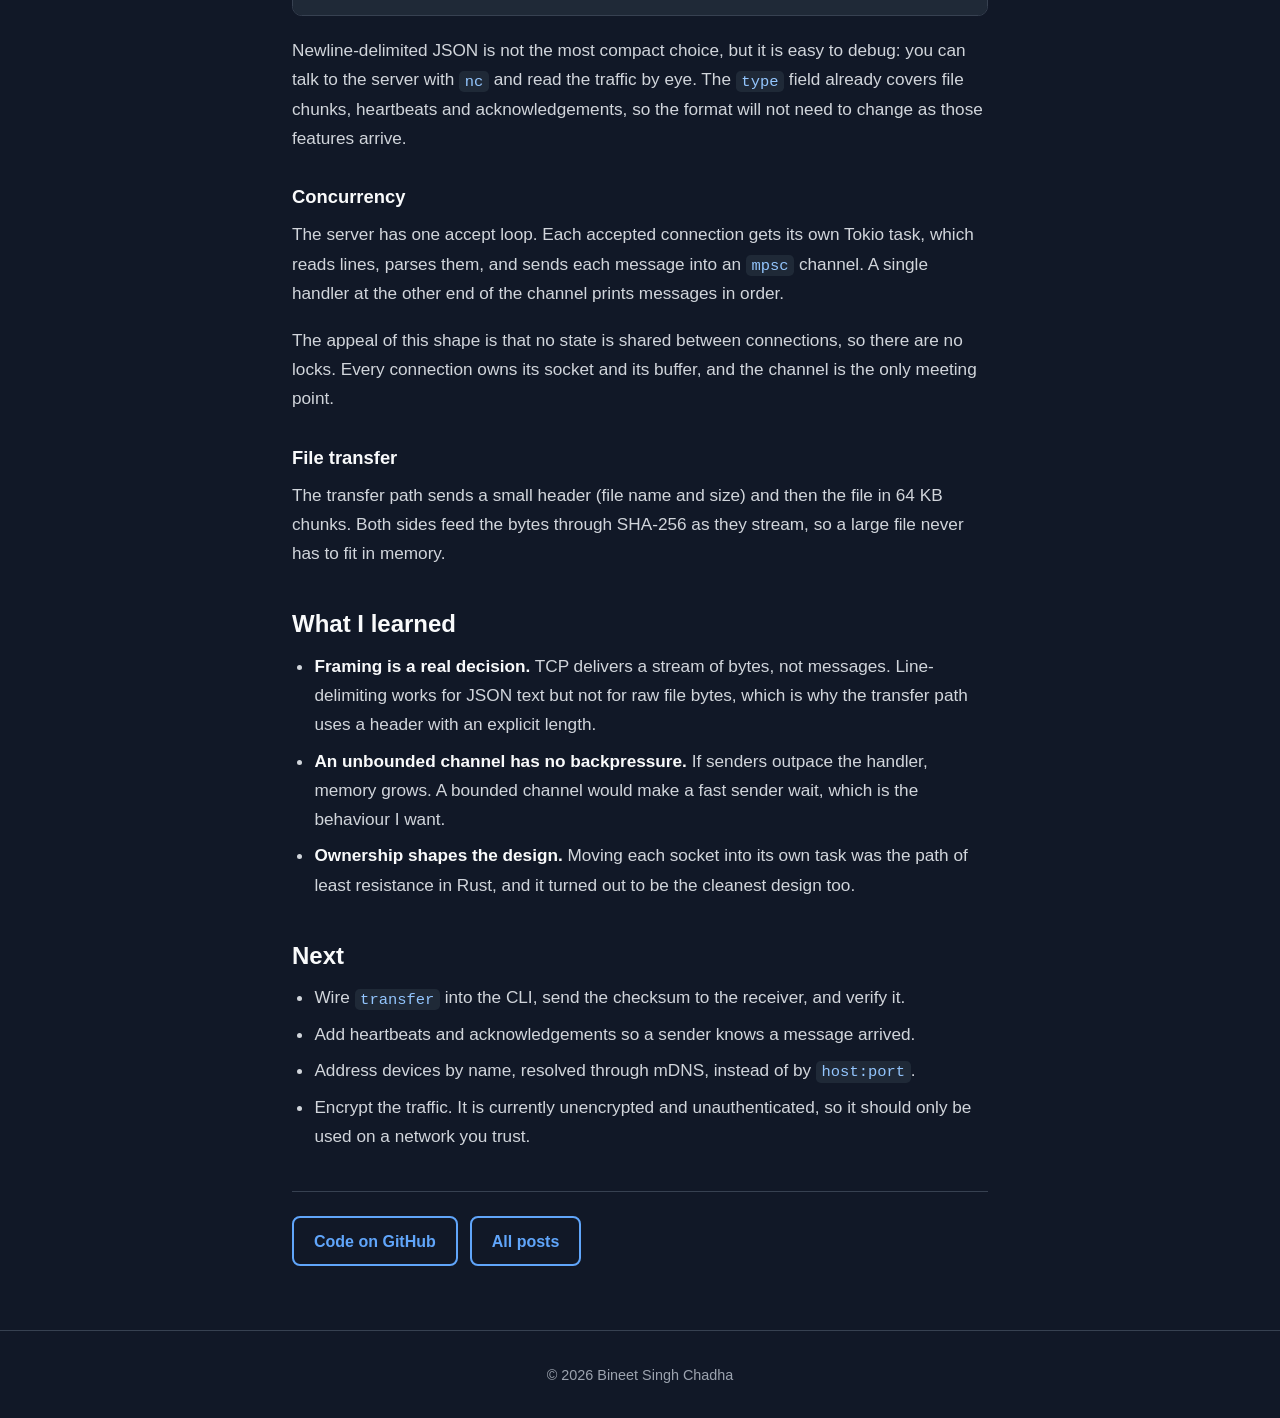
<file: blog/localcomm.html>
<!DOCTYPE html>
<html lang="en">
<head>
    <meta charset="UTF-8">
    <meta name="viewport" content="width=device-width, initial-scale=1.0">
    <meta name="author" content="Bineet Singh Chadha">
    <meta name="description" content="A zero-configuration command-line tool where machines discover each other over mDNS and talk over TCP.">
    <title>localcomm: finding and messaging devices on a LAN in async Rust | Bineet Singh Chadha</title>
    <link rel="stylesheet" href="blog.css">
</head>
<body>
    <header class="header">
        <nav class="nav">
            <a href="../index.html" class="logo">Bineet Singh</a>
            <ul class="nav-links">
                <li><a href="../index.html#about">About</a></li>
                <li><a href="../index.html#experience">Experience</a></li>
                <li><a href="../index.html#projects">Projects</a></li>
                <li><a href="index.html">Blog</a></li>
                <li><a href="../index.html#contact">Contact</a></li>
            </ul>
        </nav>
    </header>
    <main class="page">
        <article>
            <h1 class="page-title">localcomm: finding and messaging devices on a LAN in async Rust</h1>
            <p class="article-meta">Started February 2026 &middot; Work in progress</p>
            <div class="tags"><span class="tag">Rust</span><span class="tag">Tokio</span><span class="tag">mDNS</span><span class="tag">TCP</span></div>
            <div class="article">
<p class="lead">Two laptops on the same Wi-Fi are a few milliseconds apart, yet sending a note between them usually means a round trip through someone's cloud. localcomm is a small command-line tool that lets machines on a local network find each other and exchange messages directly, with no server and no configuration.</p>

<h2>Background</h2>
<p>I wanted a project that would make me learn async Rust properly, and networking is where async earns its keep. The problem also has a nice first obstacle: before two machines can talk, one has to learn the other's address. Typing IP addresses is exactly the kind of setup I wanted to avoid.</p>
<p>The standard answer is <strong>mDNS with DNS-SD</strong>, the mechanism behind printer discovery and Chromecast device lists. A device announces a named service on the local network, and anyone browsing for that service type gets its address and port.</p>

<h2>What it does today</h2>
<div class="table-wrap">
<table>
    <thead><tr><th>Command</th><th>What it does</th><th>Status</th></tr></thead>
    <tbody>
        <tr><td><code>serve</code></td><td>Listens for messages and advertises itself over mDNS</td><td>Working</td></tr>
        <tr><td><code>discover</code></td><td>Lists localcomm devices on the network</td><td>Working</td></tr>
        <tr><td><code>send</code></td><td>Sends one text message to a device</td><td>Working</td></tr>
        <tr><td><code>transfer</code></td><td>Streams a file in chunks with a checksum</td><td>Written, not yet wired into the CLI</td></tr>
        <tr><td><code>chat</code>, <code>list</code>, <code>tui</code></td><td>Interactive chat, saved devices, terminal UI</td><td>Planned</td></tr>
    </tbody>
</table>
</div>

<h2>Approach</h2>
<h3>Discovery</h3>
<p>A server registers the service type <code>_localcomm._tcp.local.</code> with its port and a few TXT properties (device name, version). A client browses for that type until a timeout expires and collects every service that resolves. I used the <code>mdns-sd</code> crate for the protocol itself.</p>

<h3>Wire format</h3>
<p>Messages are JSON objects, one per line:</p>
<pre><code>{"id":"5f0c3a8e-...","type":"text","from":"machine-b",
 "to":"192.168.1.42:8080","content":"hello","timestamp":1790479705,"metadata":{}}</code></pre>
<p>Newline-delimited JSON is not the most compact choice, but it is easy to debug: you can talk to the server with <code>nc</code> and read the traffic by eye. The <code>type</code> field already covers file chunks, heartbeats and acknowledgements, so the format will not need to change as those features arrive.</p>

<h3>Concurrency</h3>
<p>The server has one accept loop. Each accepted connection gets its own Tokio task, which reads lines, parses them, and sends each message into an <code>mpsc</code> channel. A single handler at the other end of the channel prints messages in order.</p>
<p>The appeal of this shape is that no state is shared between connections, so there are no locks. Every connection owns its socket and its buffer, and the channel is the only meeting point.</p>

<h3>File transfer</h3>
<p>The transfer path sends a small header (file name and size) and then the file in 64 KB chunks. Both sides feed the bytes through SHA-256 as they stream, so a large file never has to fit in memory.</p>

<h2>What I learned</h2>
<ul>
    <li><strong>Framing is a real decision.</strong> TCP delivers a stream of bytes, not messages. Line-delimiting works for JSON text but not for raw file bytes, which is why the transfer path uses a header with an explicit length.</li>
    <li><strong>An unbounded channel has no backpressure.</strong> If senders outpace the handler, memory grows. A bounded channel would make a fast sender wait, which is the behaviour I want.</li>
    <li><strong>Ownership shapes the design.</strong> Moving each socket into its own task was the path of least resistance in Rust, and it turned out to be the cleanest design too.</li>
</ul>

<h2>Next</h2>
<ul>
    <li>Wire <code>transfer</code> into the CLI, send the checksum to the receiver, and verify it.</li>
    <li>Add heartbeats and acknowledgements so a sender knows a message arrived.</li>
    <li>Address devices by name, resolved through mDNS, instead of by <code>host:port</code>.</li>
    <li>Encrypt the traffic. It is currently unencrypted and unauthenticated, so it should only be used on a network you trust.</li>
</ul>
            </div>
            <div class="article-links">
                <a class="btn" href="https://github.com/bineetsinghchadha/localcomm">Code on GitHub</a>
                <a class="btn" href="index.html">All posts</a>
            </div>
        </article>
    </main>
    <footer class="footer">
        <p>&copy; 2026 Bineet Singh Chadha</p>
    </footer>
    <script data-goatcounter="https://bineet.goatcounter.com/count"
        async src="//gc.zgo.at/count.js"></script>
</body>
</html>
</file>
<file: blog/blog.css>
/* Blog styles. Colours and type match index.html. */
:root {
    --primary-color: #60a5fa;
    --secondary-color: #3b82f6;
    --accent-color: #93c5fd;
    --text-primary: #f9fafb;
    --text-secondary: #d1d5db;
    --text-muted: #9ca3af;
    --bg-primary: #111827;
    --bg-secondary: #1f2937;
    --bg-accent: #374151;
    --border-color: #374151;
}

* {
    margin: 0;
    padding: 0;
    box-sizing: border-box;
}

body {
    font-family: 'Inter', -apple-system, BlinkMacSystemFont, 'Segoe UI', Roboto, sans-serif;
    line-height: 1.7;
    color: var(--text-primary);
    background-color: var(--bg-primary);
}

a {
    color: var(--primary-color);
}

/* Header */
.header {
    background: var(--bg-primary);
    border-bottom: 1px solid var(--border-color);
}

.nav {
    max-width: 1200px;
    margin: 0 auto;
    padding: 1rem 2rem;
    display: flex;
    justify-content: space-between;
    align-items: center;
    flex-wrap: wrap;
    gap: 0.75rem 2rem;
}

.logo {
    font-size: 1.5rem;
    font-weight: 700;
    color: var(--primary-color);
    text-decoration: none;
}

.nav-links {
    display: flex;
    flex-wrap: wrap;
    list-style: none;
    gap: 0.5rem 1.5rem;
}

.nav-links a {
    color: var(--text-primary);
    text-decoration: none;
    font-weight: 500;
}

.nav-links a:hover,
.nav-links a[aria-current="page"] {
    color: var(--primary-color);
}

/* Layout */
.page {
    max-width: 46rem;
    margin: 0 auto;
    padding: 3rem 1.25rem 4rem;
}

.page-title {
    font-size: 2.25rem;
    line-height: 1.2;
    font-weight: 800;
    margin-bottom: 0.75rem;
    text-wrap: balance;
}

.page-intro {
    color: var(--text-secondary);
    font-size: 1.1rem;
    margin-bottom: 2.5rem;
}

/* Post list */
.post-list {
    list-style: none;
    display: grid;
    gap: 1.25rem;
}

.post-card {
    display: block;
    padding: 1.5rem;
    background: var(--bg-secondary);
    border: 1px solid var(--border-color);
    border-radius: 1rem;
    text-decoration: none;
    color: inherit;
    transition: border-color 0.2s, transform 0.2s;
}

.post-card:hover {
    border-color: var(--primary-color);
    transform: translateY(-2px);
}

.post-card h2 {
    font-size: 1.3rem;
    line-height: 1.3;
    color: var(--primary-color);
    margin-bottom: 0.35rem;
}

.post-card p {
    color: var(--text-secondary);
}

.post-meta {
    color: var(--text-muted);
    font-size: 0.9rem;
    margin-bottom: 0.5rem;
}

/* Article */
.article-meta {
    color: var(--text-muted);
    font-size: 0.95rem;
    margin-bottom: 0.75rem;
}

.tags {
    display: flex;
    flex-wrap: wrap;
    gap: 0.5rem;
    margin-bottom: 2rem;
}

.tag {
    background: var(--bg-secondary);
    color: var(--primary-color);
    padding: 0.2rem 0.75rem;
    border-radius: 1rem;
    font-size: 0.8rem;
    font-weight: 500;
}

.article {
    font-size: 1.075rem;
    color: var(--text-secondary);
}

.article .lead {
    font-size: 1.2rem;
    color: var(--text-primary);
    margin-bottom: 2rem;
}

.article h2 {
    font-size: 1.5rem;
    line-height: 1.3;
    color: var(--text-primary);
    margin: 2.5rem 0 0.75rem;
}

.article h3 {
    font-size: 1.15rem;
    color: var(--text-primary);
    margin: 1.75rem 0 0.5rem;
}

.article p {
    margin-bottom: 1.1rem;
}

.article ul,
.article ol {
    margin: 0 0 1.1rem 1.4rem;
}

.article li {
    margin-bottom: 0.45rem;
}

.article strong {
    color: var(--text-primary);
}

.article code {
    font-family: ui-monospace, SFMono-Regular, Menlo, Consolas, monospace;
    font-size: 0.9em;
    background: var(--bg-secondary);
    padding: 0.1rem 0.35rem;
    border-radius: 0.3rem;
    color: var(--accent-color);
}

.article pre {
    background: var(--bg-secondary);
    border: 1px solid var(--border-color);
    border-radius: 0.6rem;
    padding: 1rem 1.1rem;
    margin-bottom: 1.25rem;
    overflow-x: auto;
    line-height: 1.5;
}

.article pre code {
    background: none;
    padding: 0;
    color: var(--text-primary);
}

.table-wrap {
    overflow-x: auto;
    margin-bottom: 1.25rem;
}

.article table {
    border-collapse: collapse;
    width: 100%;
    font-size: 0.98rem;
}

.article th,
.article td {
    text-align: left;
    padding: 0.55rem 0.75rem;
    border-bottom: 1px solid var(--border-color);
    vertical-align: top;
}

.article th {
    color: var(--text-primary);
}

.note {
    border-left: 3px solid var(--primary-color);
    background: var(--bg-secondary);
    padding: 0.9rem 1.1rem;
    border-radius: 0 0.5rem 0.5rem 0;
    margin-bottom: 1.25rem;
}

.note p:last-child {
    margin-bottom: 0;
}

.article-links {
    display: flex;
    flex-wrap: wrap;
    gap: 0.75rem;
    margin-top: 2.5rem;
    padding-top: 1.5rem;
    border-top: 1px solid var(--border-color);
}

.btn {
    display: inline-block;
    padding: 0.6rem 1.25rem;
    border-radius: 0.5rem;
    font-weight: 600;
    text-decoration: none;
    border: 2px solid var(--primary-color);
    color: var(--primary-color);
}

.btn:hover {
    background: var(--primary-color);
    color: var(--bg-primary);
}

.footer {
    text-align: center;
    padding: 2rem 1.25rem;
    color: var(--text-muted);
    border-top: 1px solid var(--border-color);
    font-size: 0.9rem;
}

@media (max-width: 600px) {
    .nav {
        padding: 1rem 1.25rem;
    }

    .page-title {
        font-size: 1.75rem;
    }
}
</file>
